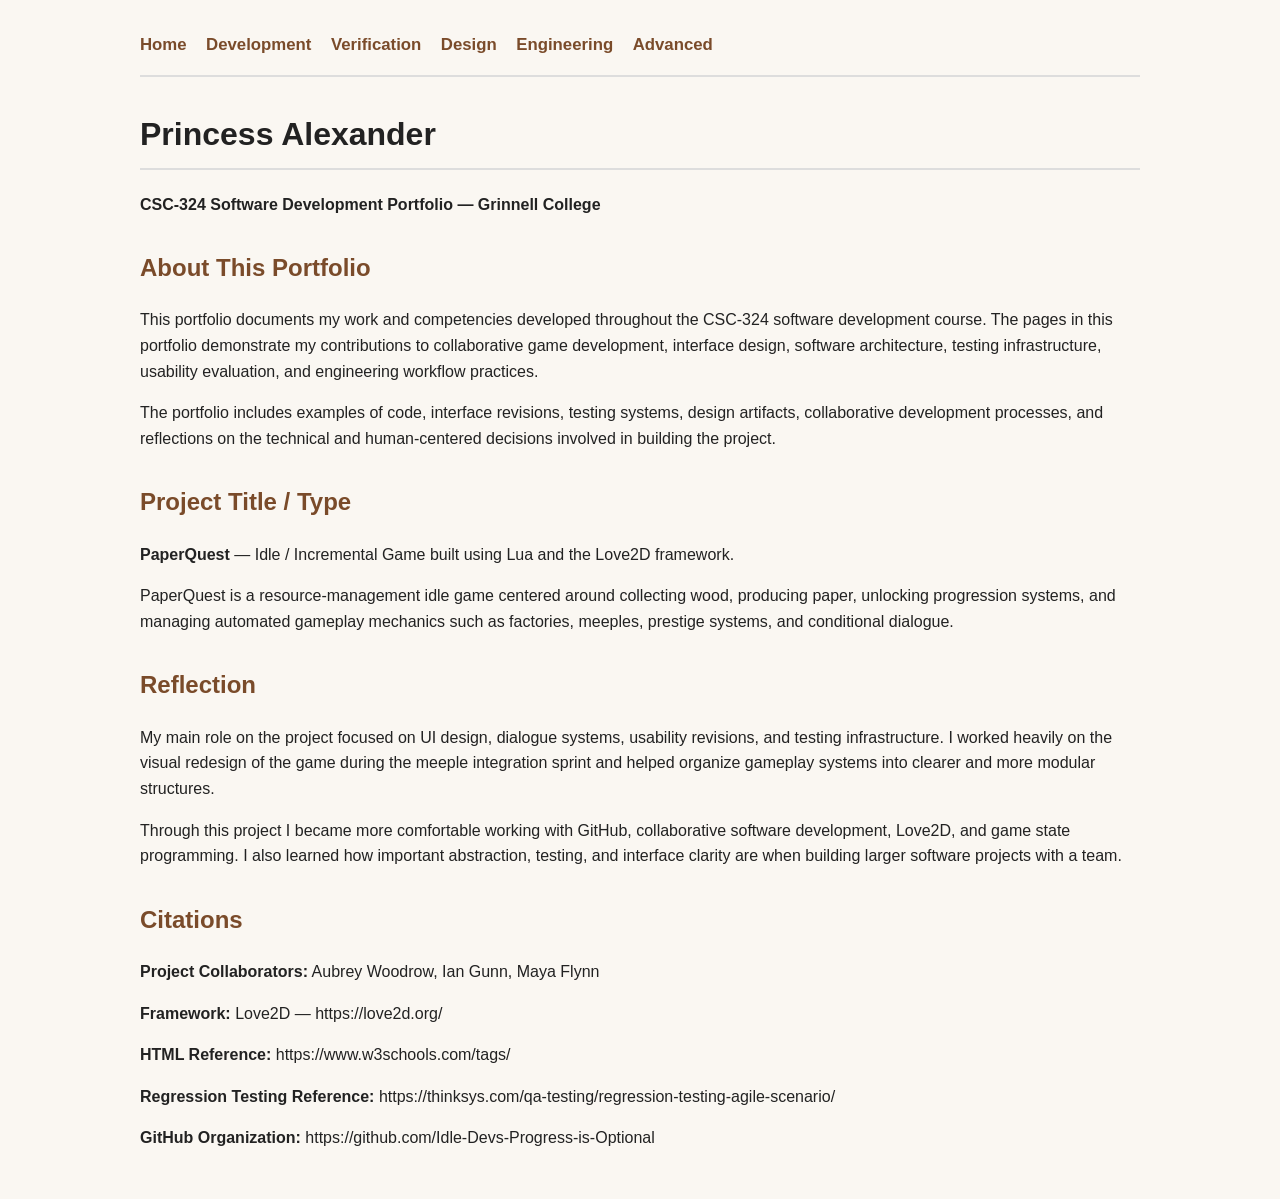
<file: index.html>
<!DOCTYPE html>
<html>
<head>
  <title>Princess Alexander | Portfolio</title>
  <link rel="stylesheet" href="style.css">
</head>

<body>

<nav>
  <a href="index.html">Home</a>
  <a href="development.html">Development</a>
  <a href="verification.html">Verification</a>
  <a href="design.html">Design</a>
  <a href="engineering.html">Engineering</a>
  <a href="advanced.html">Advanced</a>
</nav>

<h1>Princess Alexander</h1>

<p><strong>CSC-324 Software Development Portfolio — Grinnell College</strong></p>

<section>
  <h2>About This Portfolio</h2>

  <p>
    This portfolio documents my work and competencies developed throughout the
    CSC-324 software development course. The pages in this portfolio demonstrate
    my contributions to collaborative game development, interface design,
    software architecture, testing infrastructure, usability evaluation,
    and engineering workflow practices.
  </p>

  <p>
    The portfolio includes examples of code, interface revisions, testing systems,
    design artifacts, collaborative development processes, and reflections on the
    technical and human-centered decisions involved in building the project.
  </p>
</section>

<section>
  <h2>Project Title / Type</h2>

  <p>
    <strong>PaperQuest</strong> — Idle / Incremental Game built using
    Lua and the Love2D framework.
  </p>

  <p>
    PaperQuest is a resource-management idle game centered around collecting wood,
    producing paper, unlocking progression systems, and managing automated gameplay
    mechanics such as factories, meeples, prestige systems, and conditional dialogue.
  </p>
</section>
  
<section>
  <h2>Reflection</h2>

  <p>
    My main role on the project focused on UI design, dialogue systems,
    usability revisions, and testing infrastructure. I worked heavily on the
    visual redesign of the game during the meeple integration sprint and helped
    organize gameplay systems into clearer and more modular structures.
  </p>

  <p>
    Through this project I became more comfortable working with GitHub,
    collaborative software development, Love2D, and game state programming.
    I also learned how important abstraction, testing, and interface clarity
    are when building larger software projects with a team.
  </p>
</section>

<section>
  <h2>Citations</h2>

  <p>
    <strong>Project Collaborators:</strong>
    Aubrey Woodrow, Ian Gunn, Maya Flynn
  </p>

  <p>
    <strong>Framework:</strong>
    Love2D — https://love2d.org/
  </p>

  <p>
    <strong>HTML Reference:</strong>
    https://www.w3schools.com/tags/
  </p>

  <p>
    <strong>Regression Testing Reference:</strong>
    https://thinksys.com/qa-testing/regression-testing-agile-scenario/
  </p>

  <p>
    <strong>GitHub Organization:</strong>
    https://github.com/Idle-Devs-Progress-is-Optional
  </p>
</section>

</body>
</html>
</file>
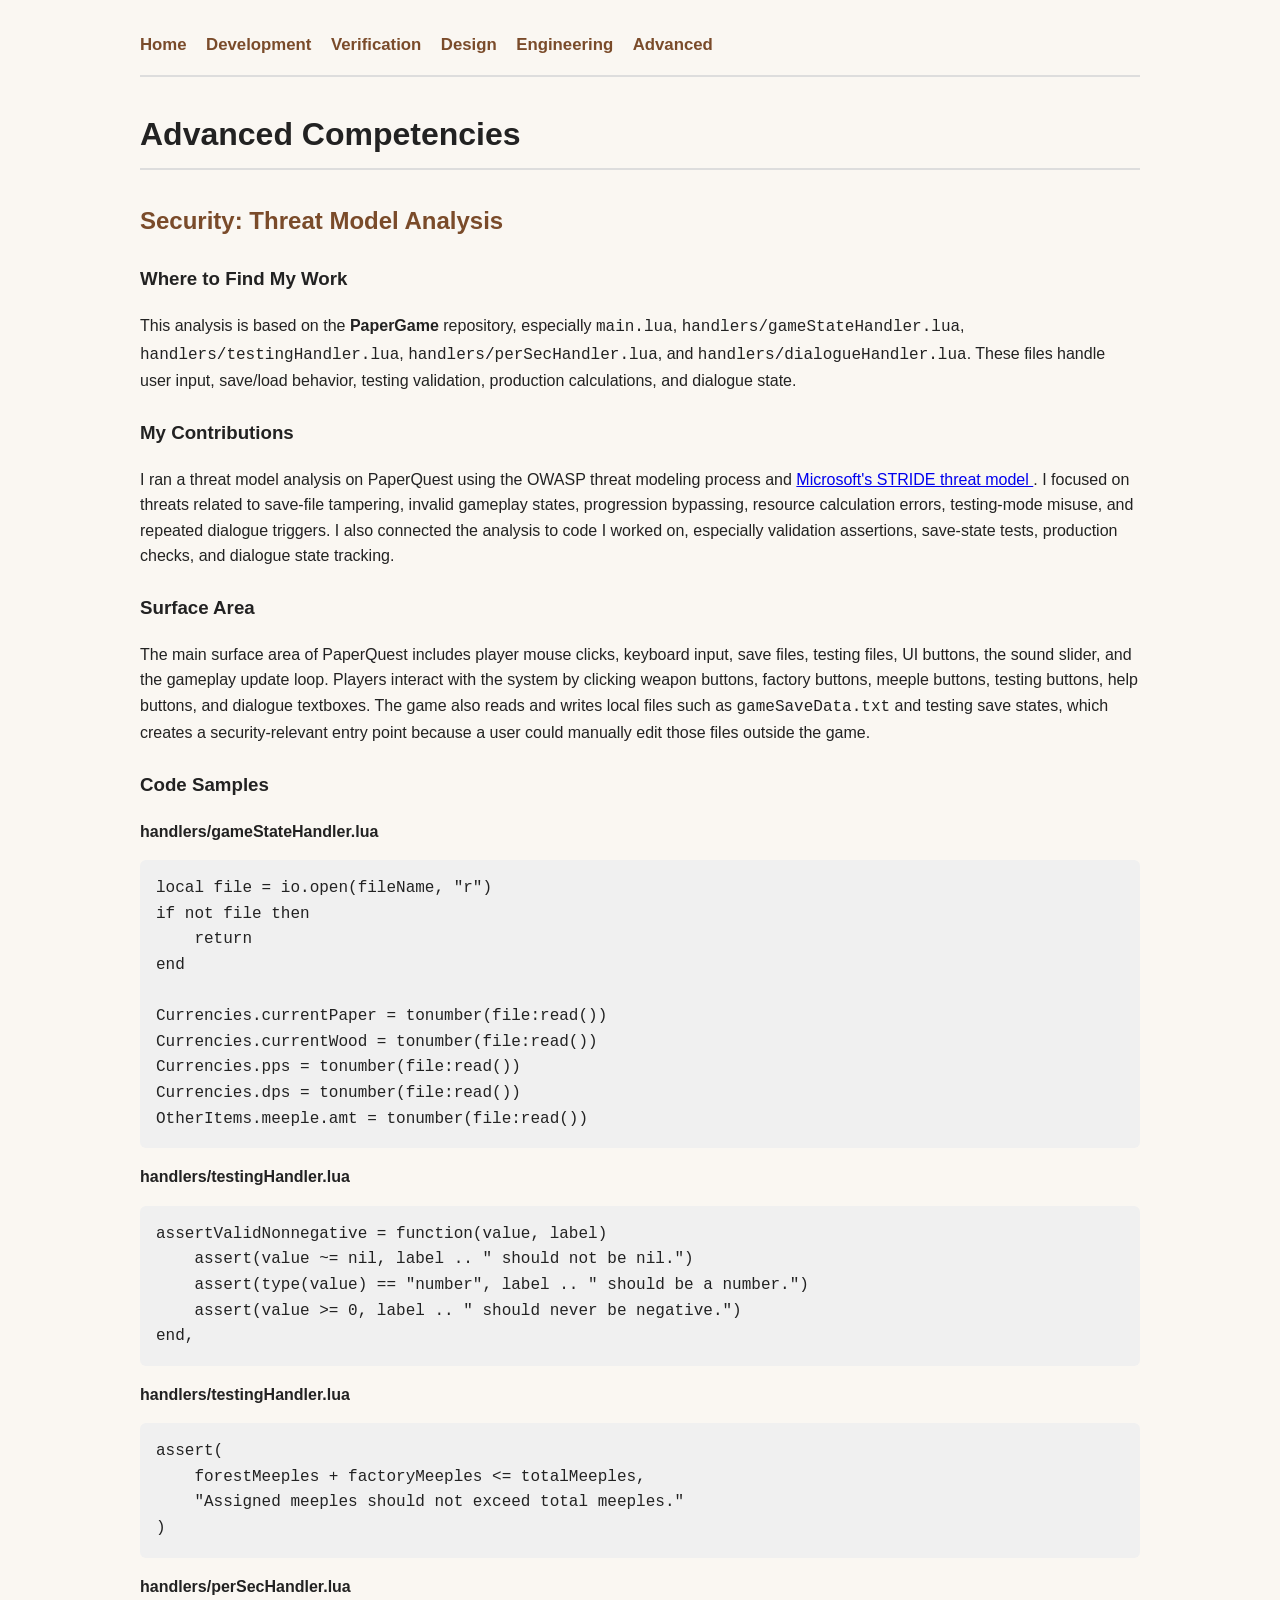
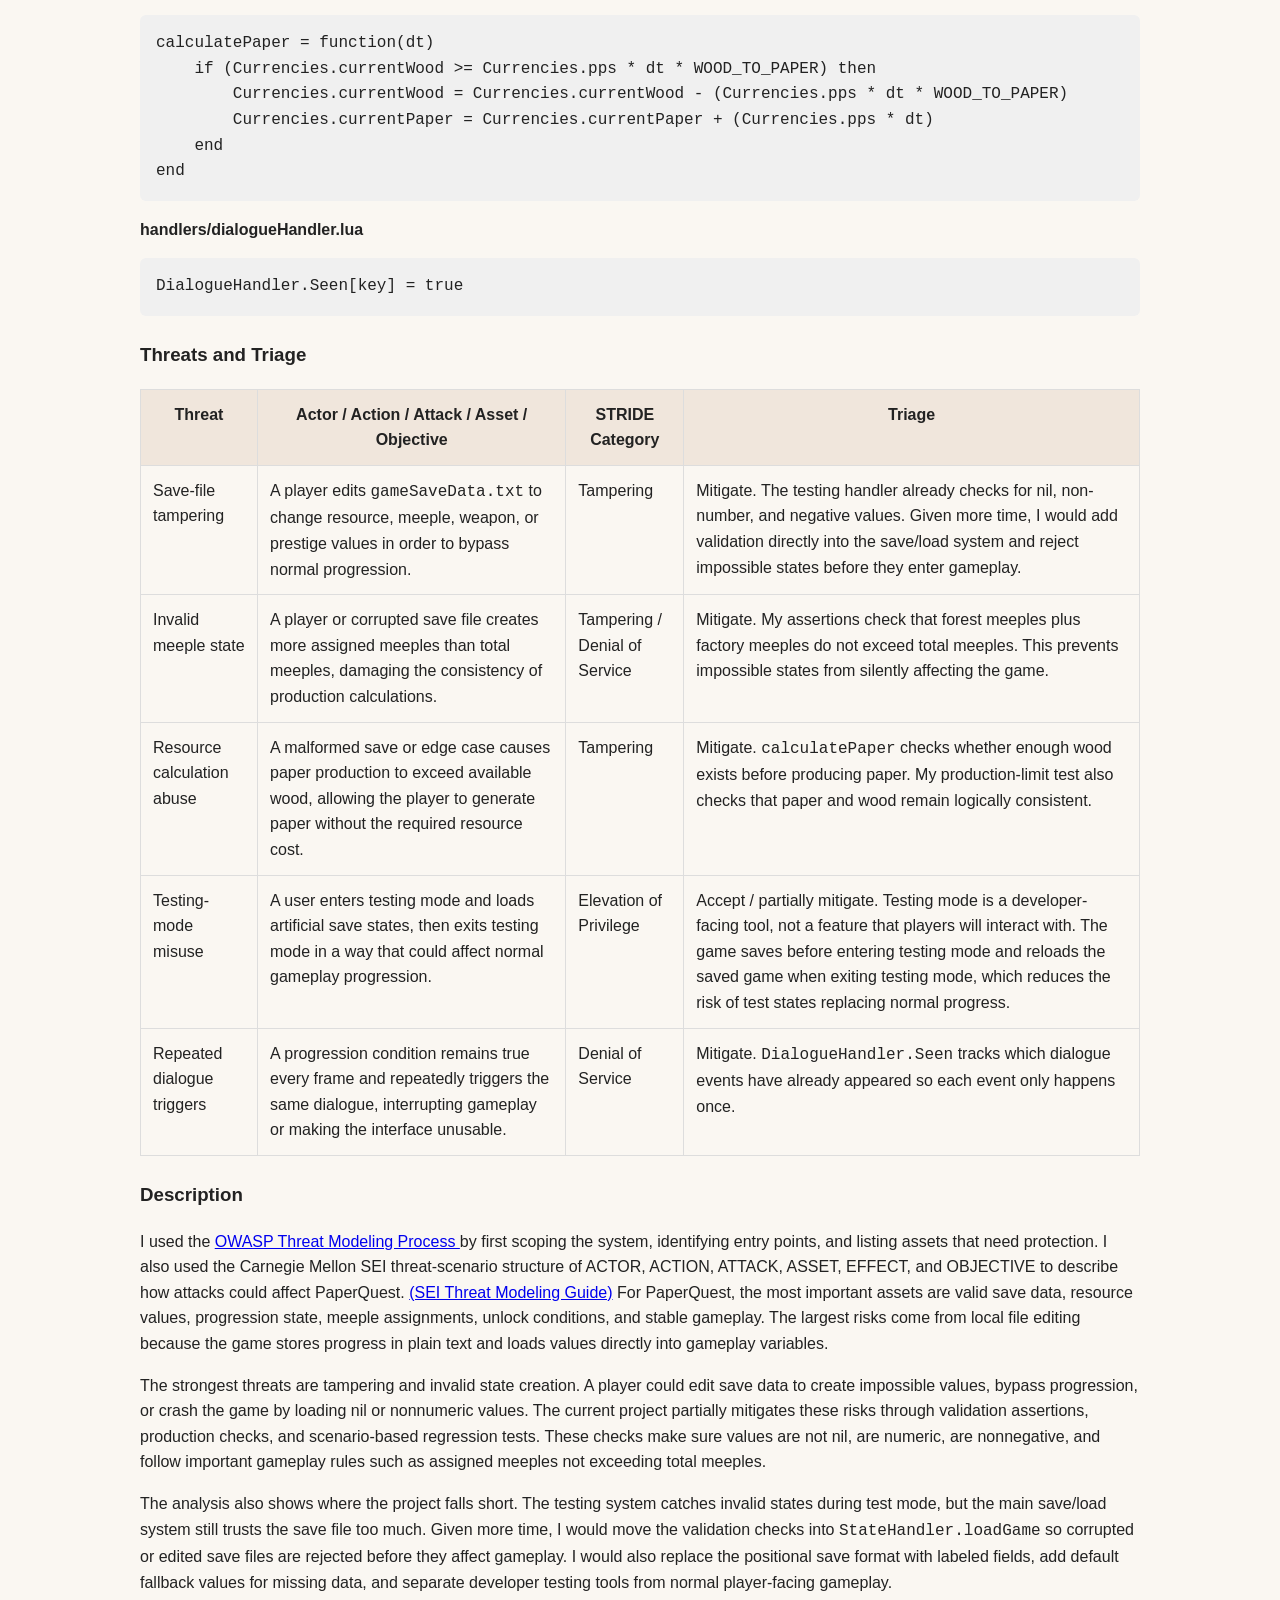
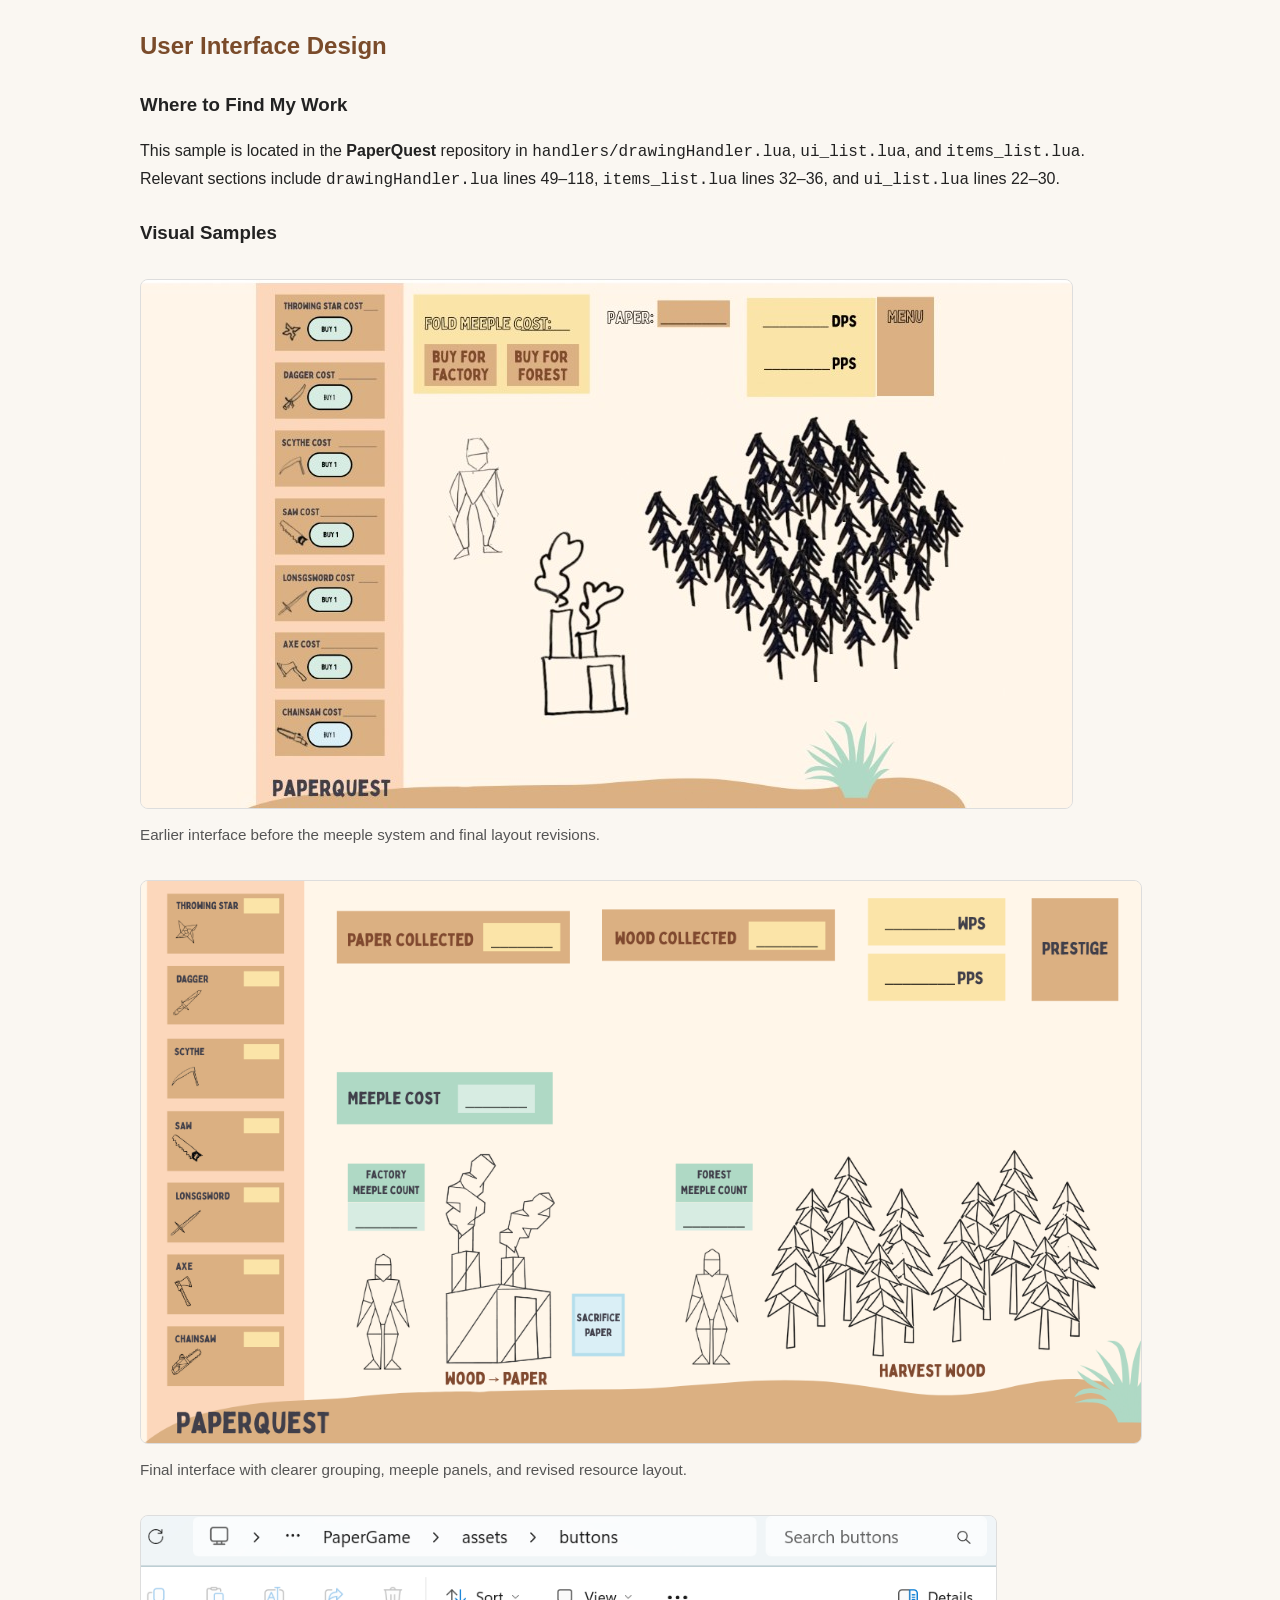
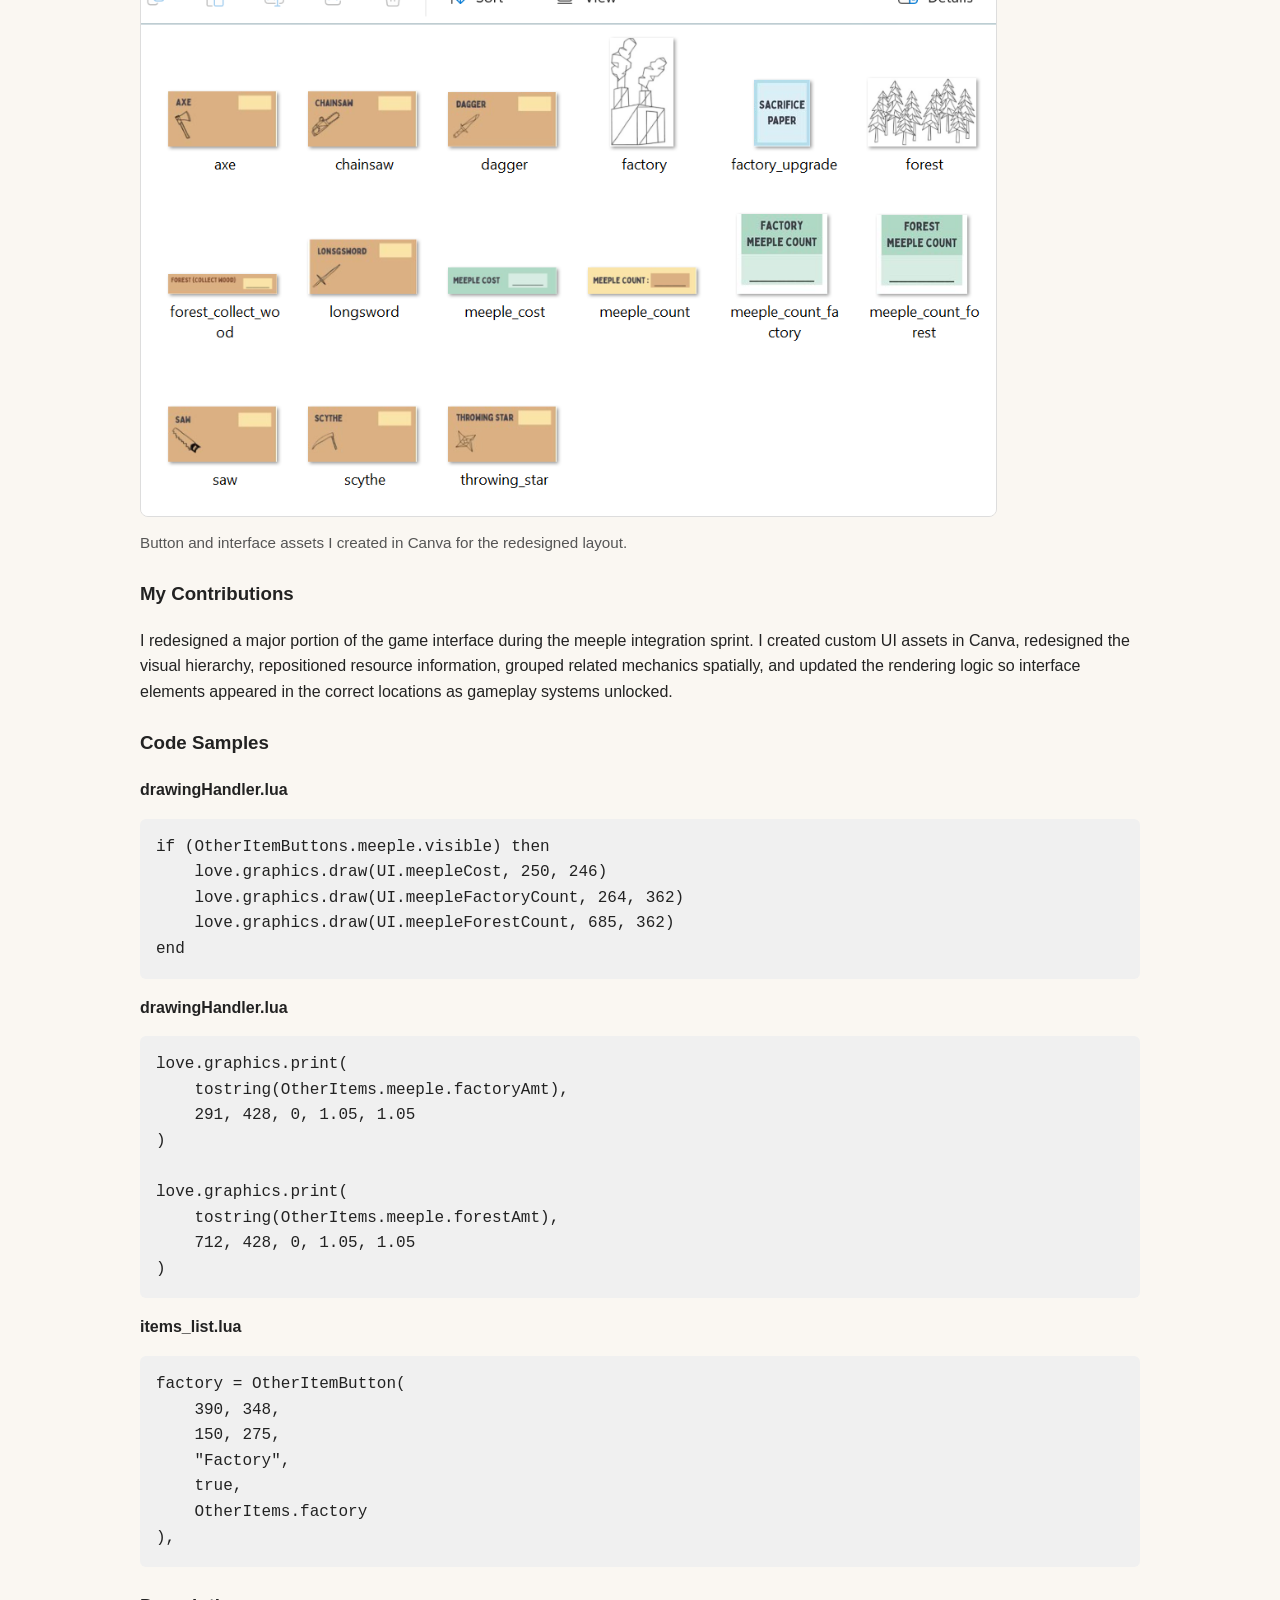
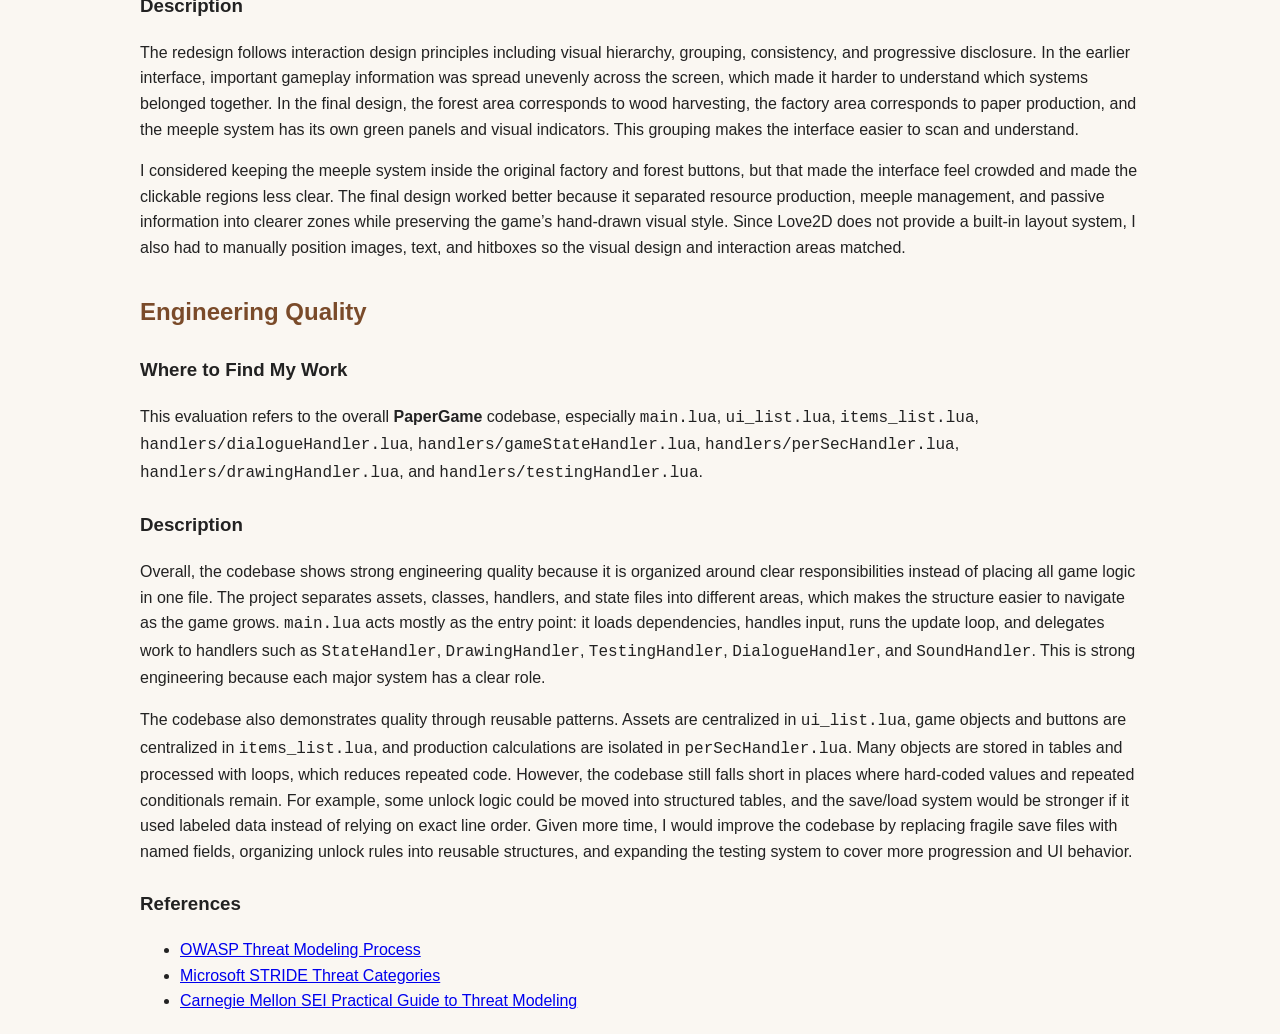
<file: advanced.html>
<!DOCTYPE html>
<html>
<head>
  <title>Advanced</title>
  <link rel="stylesheet" href="style.css">
</head>
<body>

<nav>
  <a href="index.html">Home</a>
  <a href="development.html">Development</a>
  <a href="verification.html">Verification</a>
  <a href="design.html">Design</a>
  <a href="engineering.html">Engineering</a>
  <a href="advanced.html">Advanced</a>
</nav>

<h1>Advanced Competencies</h1>

<section>
  <h2>Security: Threat Model Analysis</h2>

  <h3>Where to Find My Work</h3>
  <p>
    This analysis is based on the <strong>PaperGame</strong> repository, especially
    <code>main.lua</code>, <code>handlers/gameStateHandler.lua</code>,
    <code>handlers/testingHandler.lua</code>, <code>handlers/perSecHandler.lua</code>,
    and <code>handlers/dialogueHandler.lua</code>. These files handle user input,
    save/load behavior, testing validation, production calculations, and dialogue state.
  </p>

  <h3>My Contributions</h3>
  <p>
    I ran a threat model analysis on PaperQuest using the OWASP threat modeling process
    and <a href="https://learn.microsoft.com/en-us/azure/security/develop/threat-modeling-tool-threats" target="_blank">
    Microsoft's STRIDE threat model </a>. I focused on threats related to save-file tampering, invalid
    gameplay states, progression bypassing, resource calculation errors, testing-mode
    misuse, and repeated dialogue triggers. I also connected the analysis to code I worked
    on, especially validation assertions, save-state tests, production checks, and dialogue
    state tracking.
  </p>

  <h3>Surface Area</h3>
  <p>
    The main surface area of PaperQuest includes player mouse clicks, keyboard input,
    save files, testing files, UI buttons, the sound slider, and the gameplay update loop.
    Players interact with the system by clicking weapon buttons, factory buttons, meeple
    buttons, testing buttons, help buttons, and dialogue textboxes. The game also reads
    and writes local files such as <code>gameSaveData.txt</code> and testing save states,
    which creates a security-relevant entry point because a user could manually edit those
    files outside the game.
  </p>

  <h3>Code Samples</h3>

  <p><strong>handlers/gameStateHandler.lua</strong></p>
  <pre><code>local file = io.open(fileName, "r")
if not file then
    return
end

Currencies.currentPaper = tonumber(file:read())
Currencies.currentWood = tonumber(file:read())
Currencies.pps = tonumber(file:read())
Currencies.dps = tonumber(file:read())
OtherItems.meeple.amt = tonumber(file:read())</code></pre>

  <p><strong>handlers/testingHandler.lua</strong></p>
  <pre><code>assertValidNonnegative = function(value, label)
    assert(value ~= nil, label .. " should not be nil.")
    assert(type(value) == "number", label .. " should be a number.")
    assert(value >= 0, label .. " should never be negative.")
end,</code></pre>

  <p><strong>handlers/testingHandler.lua</strong></p>
  <pre><code>assert(
    forestMeeples + factoryMeeples <= totalMeeples,
    "Assigned meeples should not exceed total meeples."
)</code></pre>

  <p><strong>handlers/perSecHandler.lua</strong></p>
  <pre><code>calculatePaper = function(dt)
    if (Currencies.currentWood >= Currencies.pps * dt * WOOD_TO_PAPER) then
        Currencies.currentWood = Currencies.currentWood - (Currencies.pps * dt * WOOD_TO_PAPER)
        Currencies.currentPaper = Currencies.currentPaper + (Currencies.pps * dt)
    end
end</code></pre>

  <p><strong>handlers/dialogueHandler.lua</strong></p>
  <pre><code>DialogueHandler.Seen[key] = true</code></pre>

  <h3>Threats and Triage</h3>

  <table>
    <tr>
      <th>Threat</th>
      <th>Actor / Action / Attack / Asset / Objective</th>
      <th>STRIDE Category</th>
      <th>Triage</th>
    </tr>

    <tr>
      <td>Save-file tampering</td>
      <td>
        A player edits <code>gameSaveData.txt</code> to change resource, meeple, weapon,
        or prestige values in order to bypass normal progression.
      </td>
      <td>Tampering</td>
      <td>
        Mitigate. The testing handler already checks for nil, non-number, and negative
        values. Given more time, I would add validation directly into the save/load system
        and reject impossible states before they enter gameplay.
      </td>
    </tr>

    <tr>
      <td>Invalid meeple state</td>
      <td>
        A player or corrupted save file creates more assigned meeples than total meeples,
        damaging the consistency of production calculations.
      </td>
      <td>Tampering / Denial of Service</td>
      <td>
        Mitigate. My assertions check that forest meeples plus factory meeples do not
        exceed total meeples. This prevents impossible states from silently affecting
        the game.
      </td>
    </tr>

    <tr>
      <td>Resource calculation abuse</td>
      <td>
        A malformed save or edge case causes paper production to exceed available wood,
        allowing the player to generate paper without the required resource cost.
      </td>
      <td>Tampering</td>
      <td>
        Mitigate. <code>calculatePaper</code> checks whether enough wood exists before
        producing paper. My production-limit test also checks that paper and wood remain
        logically consistent.
      </td>
    </tr>

    <tr>
      <td>Testing-mode misuse</td>
      <td>
        A user enters testing mode and loads artificial save states, then exits testing
        mode in a way that could affect normal gameplay progression.
      </td>
      <td>Elevation of Privilege</td>
      <td>
        Accept / partially mitigate. Testing mode is a developer-facing tool, not a feature
        that players will interact with. The game saves before entering testing mode and reloads
        the saved game when exiting testing mode, which reduces the risk of test states
        replacing normal progress.
      </td>
    </tr>

    <tr>
      <td>Repeated dialogue triggers</td>
      <td>
        A progression condition remains true every frame and repeatedly triggers the same
        dialogue, interrupting gameplay or making the interface unusable.
      </td>
      <td>Denial of Service</td>
      <td>
        Mitigate. <code>DialogueHandler.Seen</code> tracks which dialogue events have
        already appeared so each event only happens once.
      </td>
    </tr>
  </table>

  <h3>Description</h3>
  <p>
    I used the <a href="https://owasp.org/www-community/Threat_Modeling_Process" target="_blank">
    OWASP Threat Modeling Process </a> by first scoping the system, identifying entry points, and 
    listing assets that need protection. I also used the Carnegie Mellon SEI threat-scenario structure of 
    ACTOR, ACTION, ATTACK, ASSET, EFFECT, and OBJECTIVE to describe how attacks could affect PaperQuest.
    <a href="https://www.sei.cmu.edu/blog/stop-imagining-threats-start-mitigating-them-a-practical-guide-to-threat-modeling/" target="_blank">
      (SEI Threat Modeling Guide)</a> 
    For PaperQuest, the most important assets are valid save data, resource values, progression state, 
    meeple assignments, unlock conditions, and stable gameplay. The largest risks come from local file 
    editing because the game stores progress in plain text and loads values directly into gameplay variables.
  </p>

  <p>
    The strongest threats are tampering and invalid state creation. A player could edit
    save data to create impossible values, bypass progression, or crash the game by
    loading nil or nonnumeric values. The current project partially mitigates these
    risks through validation assertions, production checks, and scenario-based regression
    tests. These checks make sure values are not nil, are numeric, are nonnegative, and
    follow important gameplay rules such as assigned meeples not exceeding total meeples.
  </p>

  <p>
    The analysis also shows where the project falls short. The testing system catches
    invalid states during test mode, but the main save/load system still trusts the save
    file too much. Given more time, I would move the validation checks into
    <code>StateHandler.loadGame</code> so corrupted or edited save files are rejected
    before they affect gameplay. I would also replace the positional save format with
    labeled fields, add default fallback values for missing data, and separate developer
    testing tools from normal player-facing gameplay.
  </p>
</section>

<section>
  <h2>User Interface Design</h2>

  <h3>Where to Find My Work</h3>
  <p>
    This sample is located in the <strong>PaperQuest</strong> repository in
    <code>handlers/drawingHandler.lua</code>, <code>ui_list.lua</code>, and
    <code>items_list.lua</code>. Relevant sections include
    <code>drawingHandler.lua</code> lines 49–118,
    <code>items_list.lua</code> lines 32–36, and
    <code>ui_list.lua</code> lines 22–30.
  </p>

  <h3>Visual Samples</h3>

  <figure>
    <img src="images/early-ui.png" alt="Early sprint UI layout">
    <figcaption>Earlier interface before the meeple system and final layout revisions.</figcaption>
  </figure>

  <figure>
    <img src="images/final-ui.png" alt="Final UI redesign">
    <figcaption>Final interface with clearer grouping, meeple panels, and revised resource layout.</figcaption>
  </figure>

  <figure>
    <img src="images/asset_buttons.png" alt="Canva UI button assets">
    <figcaption>Button and interface assets I created in Canva for the redesigned layout.</figcaption>
  </figure>

  <h3>My Contributions</h3>
  <p>
    I redesigned a major portion of the game interface during the meeple integration
    sprint. I created custom UI assets in Canva, redesigned the visual hierarchy,
    repositioned resource information, grouped related mechanics spatially, and
    updated the rendering logic so interface elements appeared in the correct
    locations as gameplay systems unlocked.
  </p>

  <h3>Code Samples</h3>

  <p><strong>drawingHandler.lua</strong></p>
  <pre><code>if (OtherItemButtons.meeple.visible) then
    love.graphics.draw(UI.meepleCost, 250, 246)
    love.graphics.draw(UI.meepleFactoryCount, 264, 362)
    love.graphics.draw(UI.meepleForestCount, 685, 362)
end</code></pre>

  <p><strong>drawingHandler.lua</strong></p>
  <pre><code>love.graphics.print(
    tostring(OtherItems.meeple.factoryAmt),
    291, 428, 0, 1.05, 1.05
)

love.graphics.print(
    tostring(OtherItems.meeple.forestAmt),
    712, 428, 0, 1.05, 1.05
)</code></pre>

  <p><strong>items_list.lua</strong></p>
  <pre><code>factory = OtherItemButton(
    390, 348,
    150, 275,
    "Factory",
    true,
    OtherItems.factory
),</code></pre>

  <h3>Description</h3>
  <p>
    The redesign follows interaction design principles including visual hierarchy,
    grouping, consistency, and progressive disclosure. In the earlier interface,
    important gameplay information was spread unevenly across the screen, which made
    it harder to understand which systems belonged together. In the final design,
    the forest area corresponds to wood harvesting, the factory area corresponds to
    paper production, and the meeple system has its own green panels and visual
    indicators. This grouping makes the interface easier to scan and understand.
  </p>

  <p>
    I considered keeping the meeple system inside the original factory and forest
    buttons, but that made the interface feel crowded and made the clickable regions
    less clear. The final design worked better because it separated resource
    production, meeple management, and passive information into clearer zones while
    preserving the game’s hand-drawn visual style. Since Love2D does not provide a
    built-in layout system, I also had to manually position images, text, and hitboxes
    so the visual design and interaction areas matched.
  </p>
</section>

<section>
  <h2>Engineering Quality</h2>

  <h3>Where to Find My Work</h3>
  <p>
    This evaluation refers to the overall <strong>PaperGame</strong> codebase,
    especially <code>main.lua</code>, <code>ui_list.lua</code>,
    <code>items_list.lua</code>, <code>handlers/dialogueHandler.lua</code>,
    <code>handlers/gameStateHandler.lua</code>,
    <code>handlers/perSecHandler.lua</code>,
    <code>handlers/drawingHandler.lua</code>, and
    <code>handlers/testingHandler.lua</code>.
  </p>

  <h3>Description</h3>
  <p>
    Overall, the codebase shows strong engineering quality because it is organized
    around clear responsibilities instead of placing all game logic in one file.
    The project separates assets, classes, handlers, and state files into different
    areas, which makes the structure easier to navigate as the game grows.
    <code>main.lua</code> acts mostly as the entry point: it loads dependencies,
    handles input, runs the update loop, and delegates work to handlers such as
    <code>StateHandler</code>, <code>DrawingHandler</code>,
    <code>TestingHandler</code>, <code>DialogueHandler</code>, and
    <code>SoundHandler</code>. This is strong engineering because each major system
    has a clear role.
  </p>

  <p>
    The codebase also demonstrates quality through reusable patterns. Assets are
    centralized in <code>ui_list.lua</code>, game objects and buttons are centralized
    in <code>items_list.lua</code>, and production calculations are isolated in
    <code>perSecHandler.lua</code>. Many objects are stored in tables and processed
    with loops, which reduces repeated code. However, the codebase still falls short
    in places where hard-coded values and repeated conditionals remain. For example,
    some unlock logic could be moved into structured tables, and the save/load system
    would be stronger if it used labeled data instead of relying on exact line order.
    Given more time, I would improve the codebase by replacing fragile save files
    with named fields, organizing unlock rules into reusable structures, and expanding
    the testing system to cover more progression and UI behavior.
  </p>
</section>

<h3>References</h3>

<ul>
  <li>
    <a href="https://owasp.org/www-community/Threat_Modeling_Process" target="_blank">
      OWASP Threat Modeling Process
    </a>
  </li>

  <li>
    <a href="https://learn.microsoft.com/en-us/azure/security/develop/threat-modeling-tool-threats" target="_blank">
      Microsoft STRIDE Threat Categories
    </a>
  </li>

  <li>
    <a href="https://www.sei.cmu.edu/blog/stop-imagining-threats-start-mitigating-them-a-practical-guide-to-threat-modeling/" target="_blank">
      Carnegie Mellon SEI Practical Guide to Threat Modeling
    </a>
  </li>
</ul>

</body>
</html>
</file>
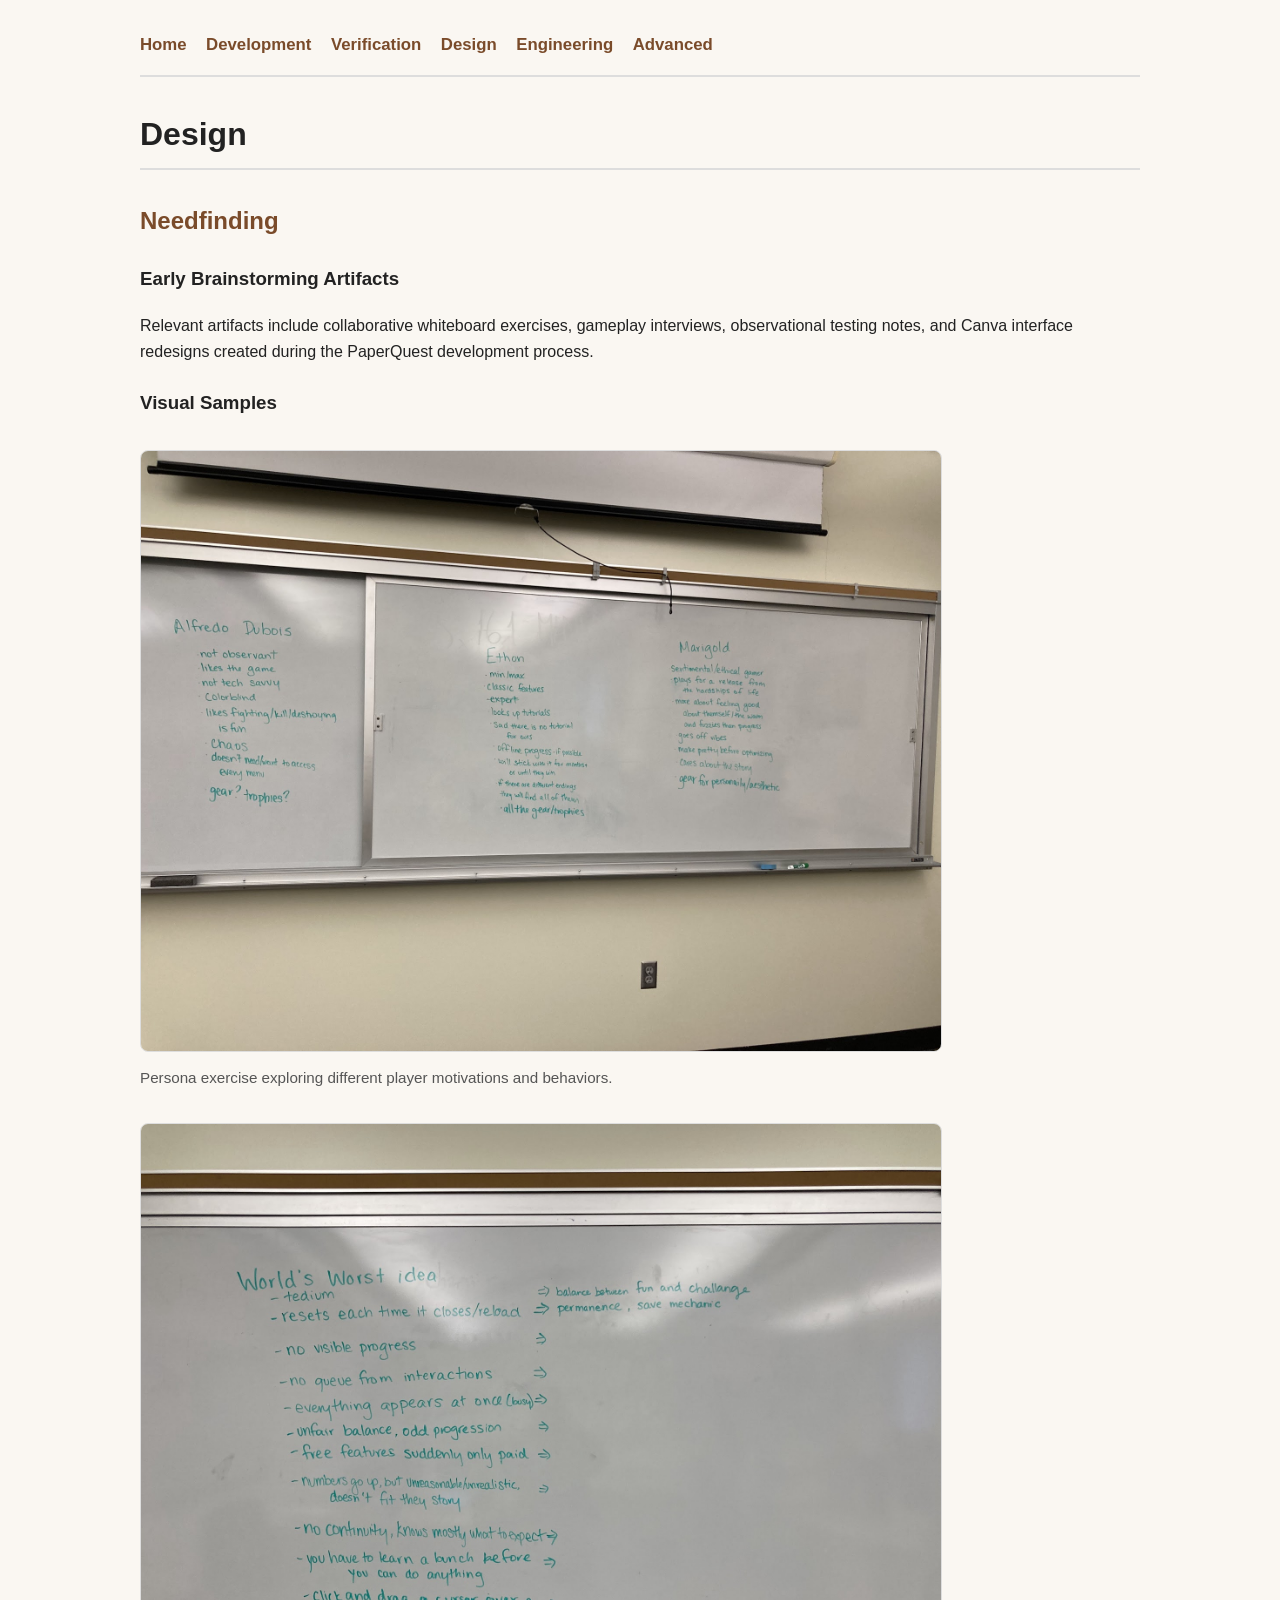
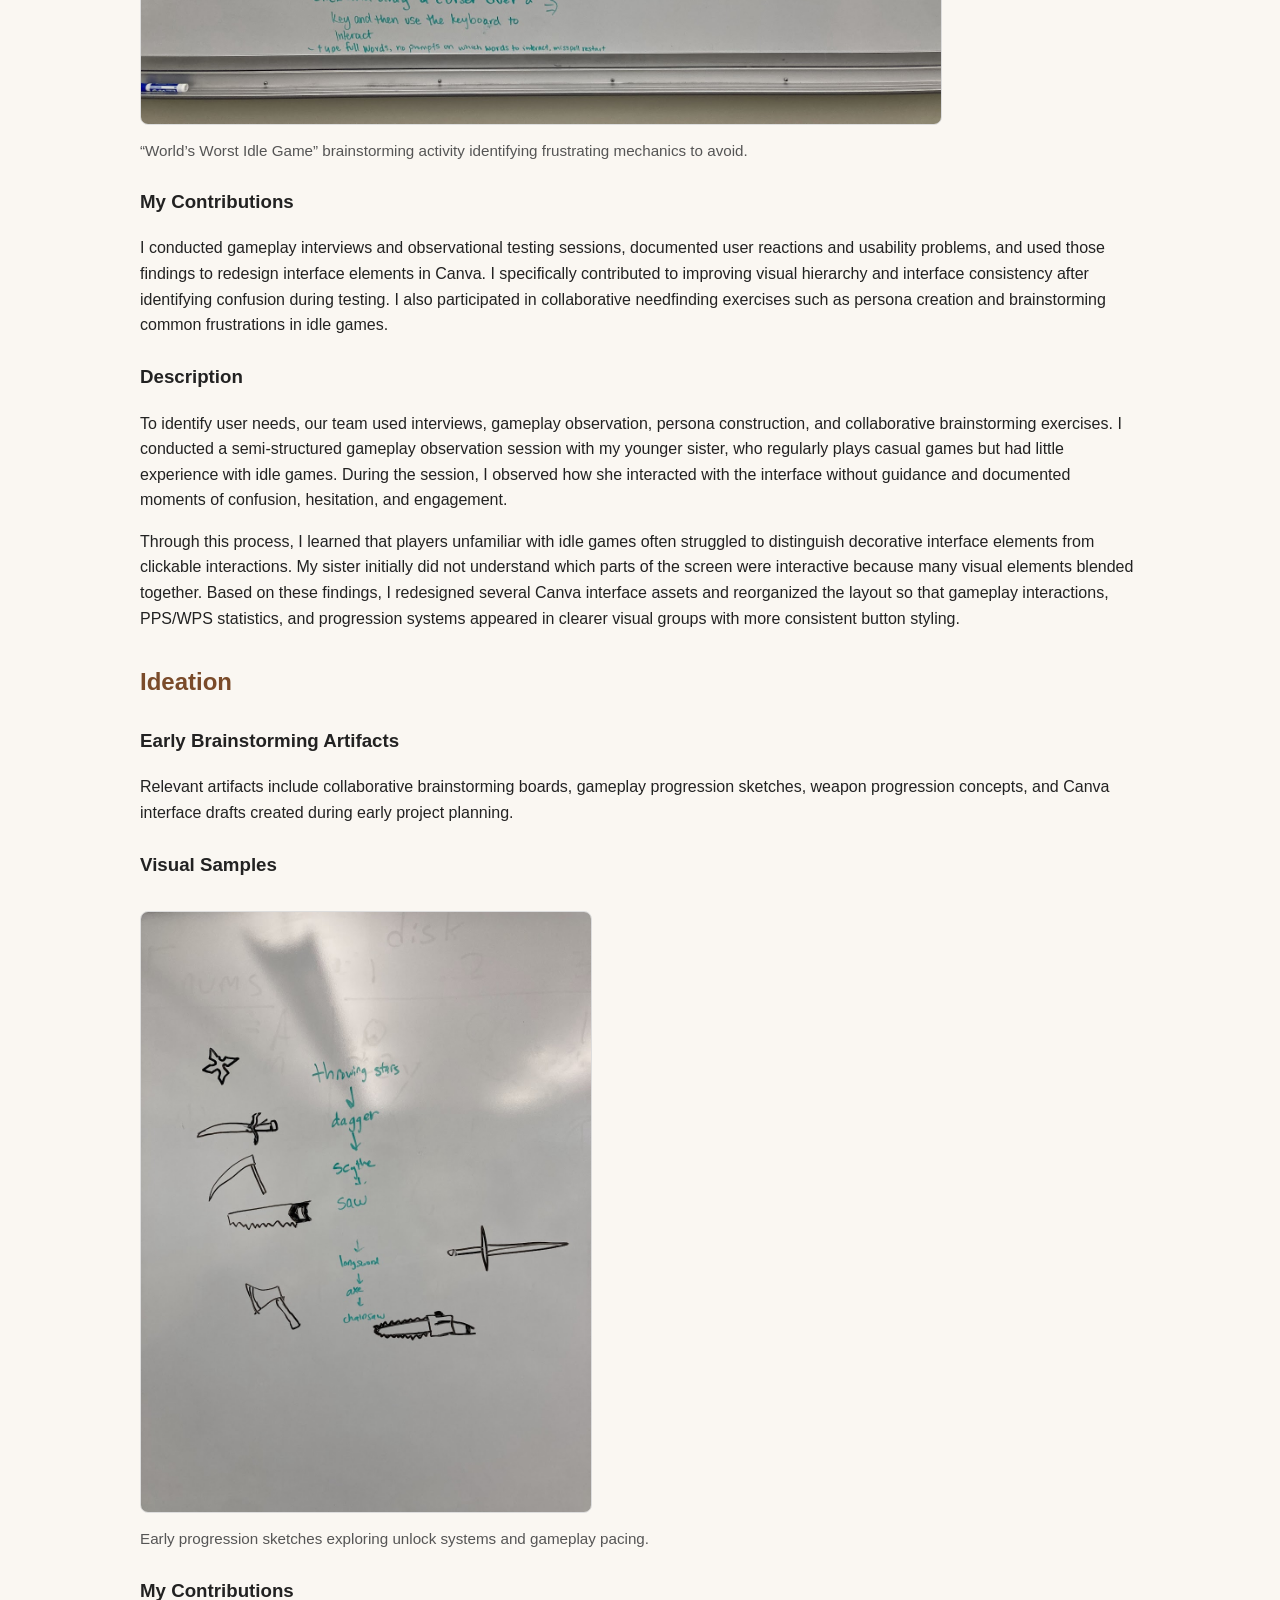
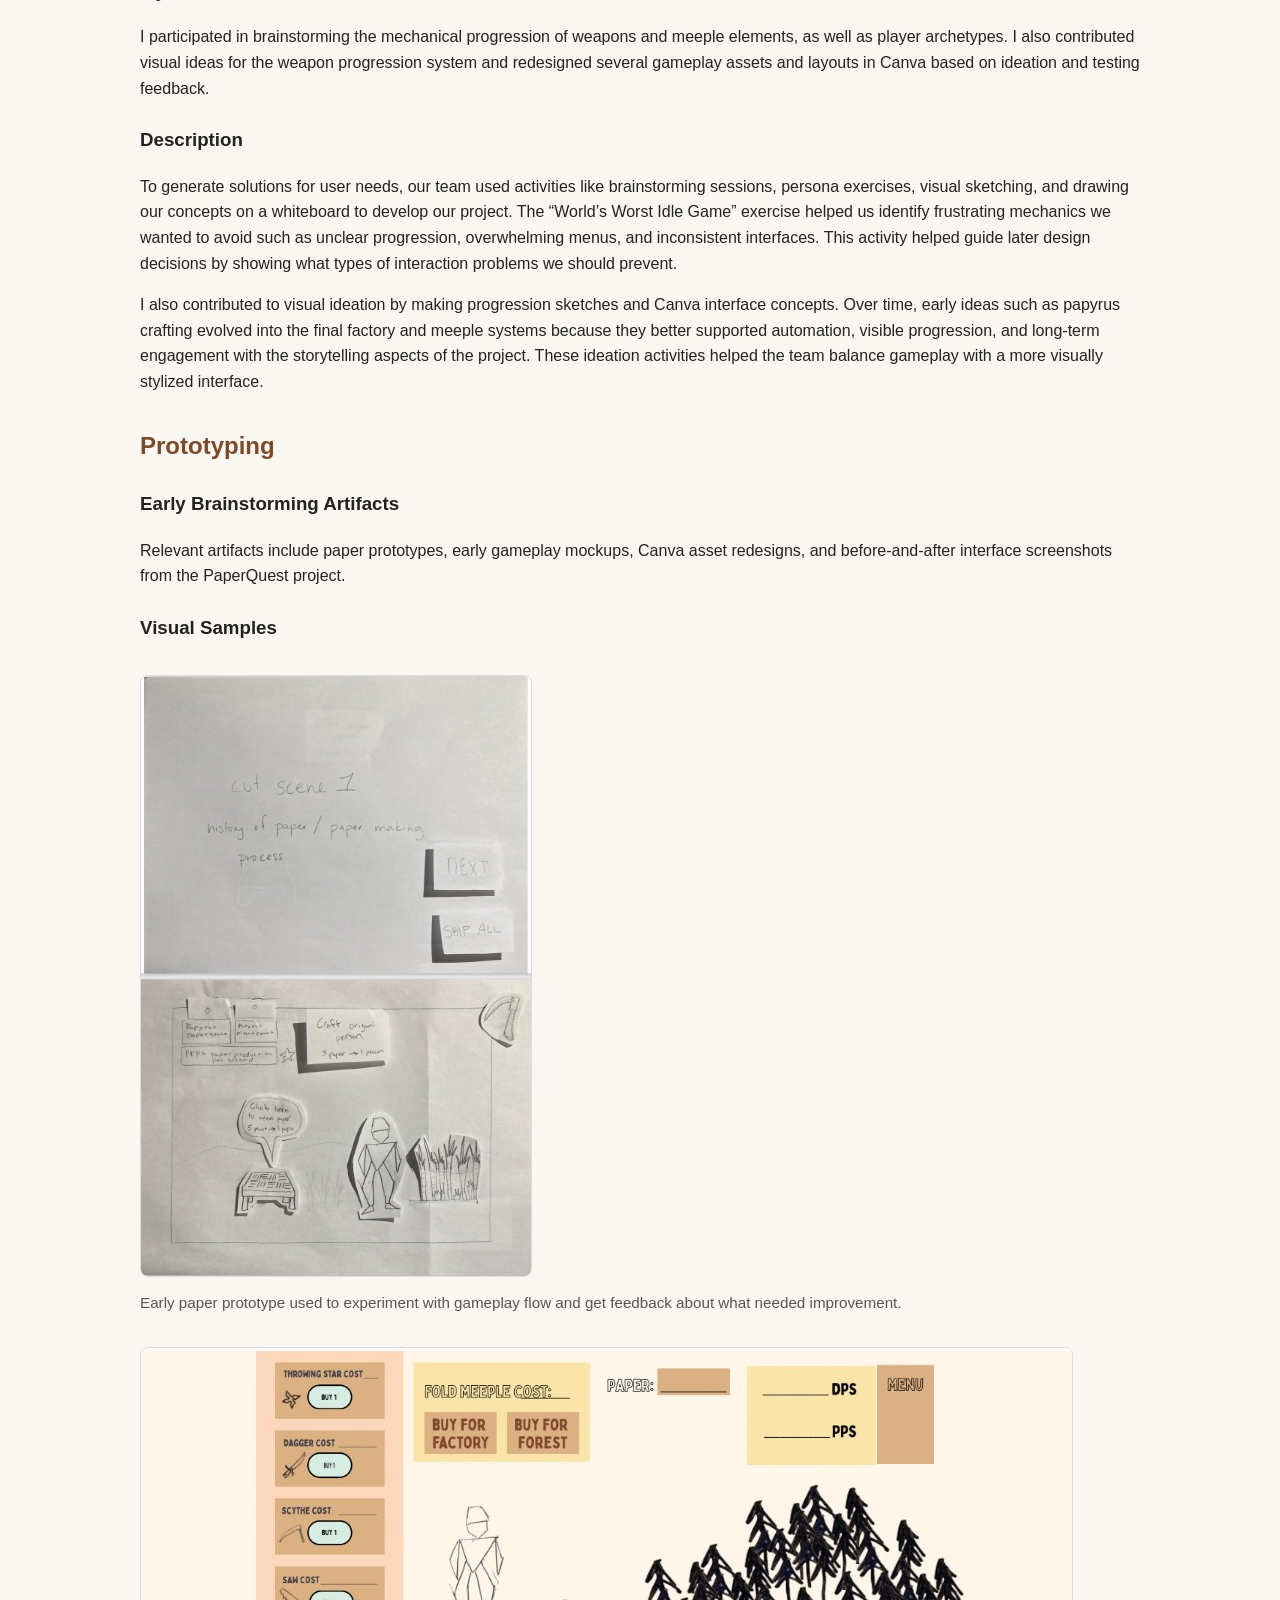
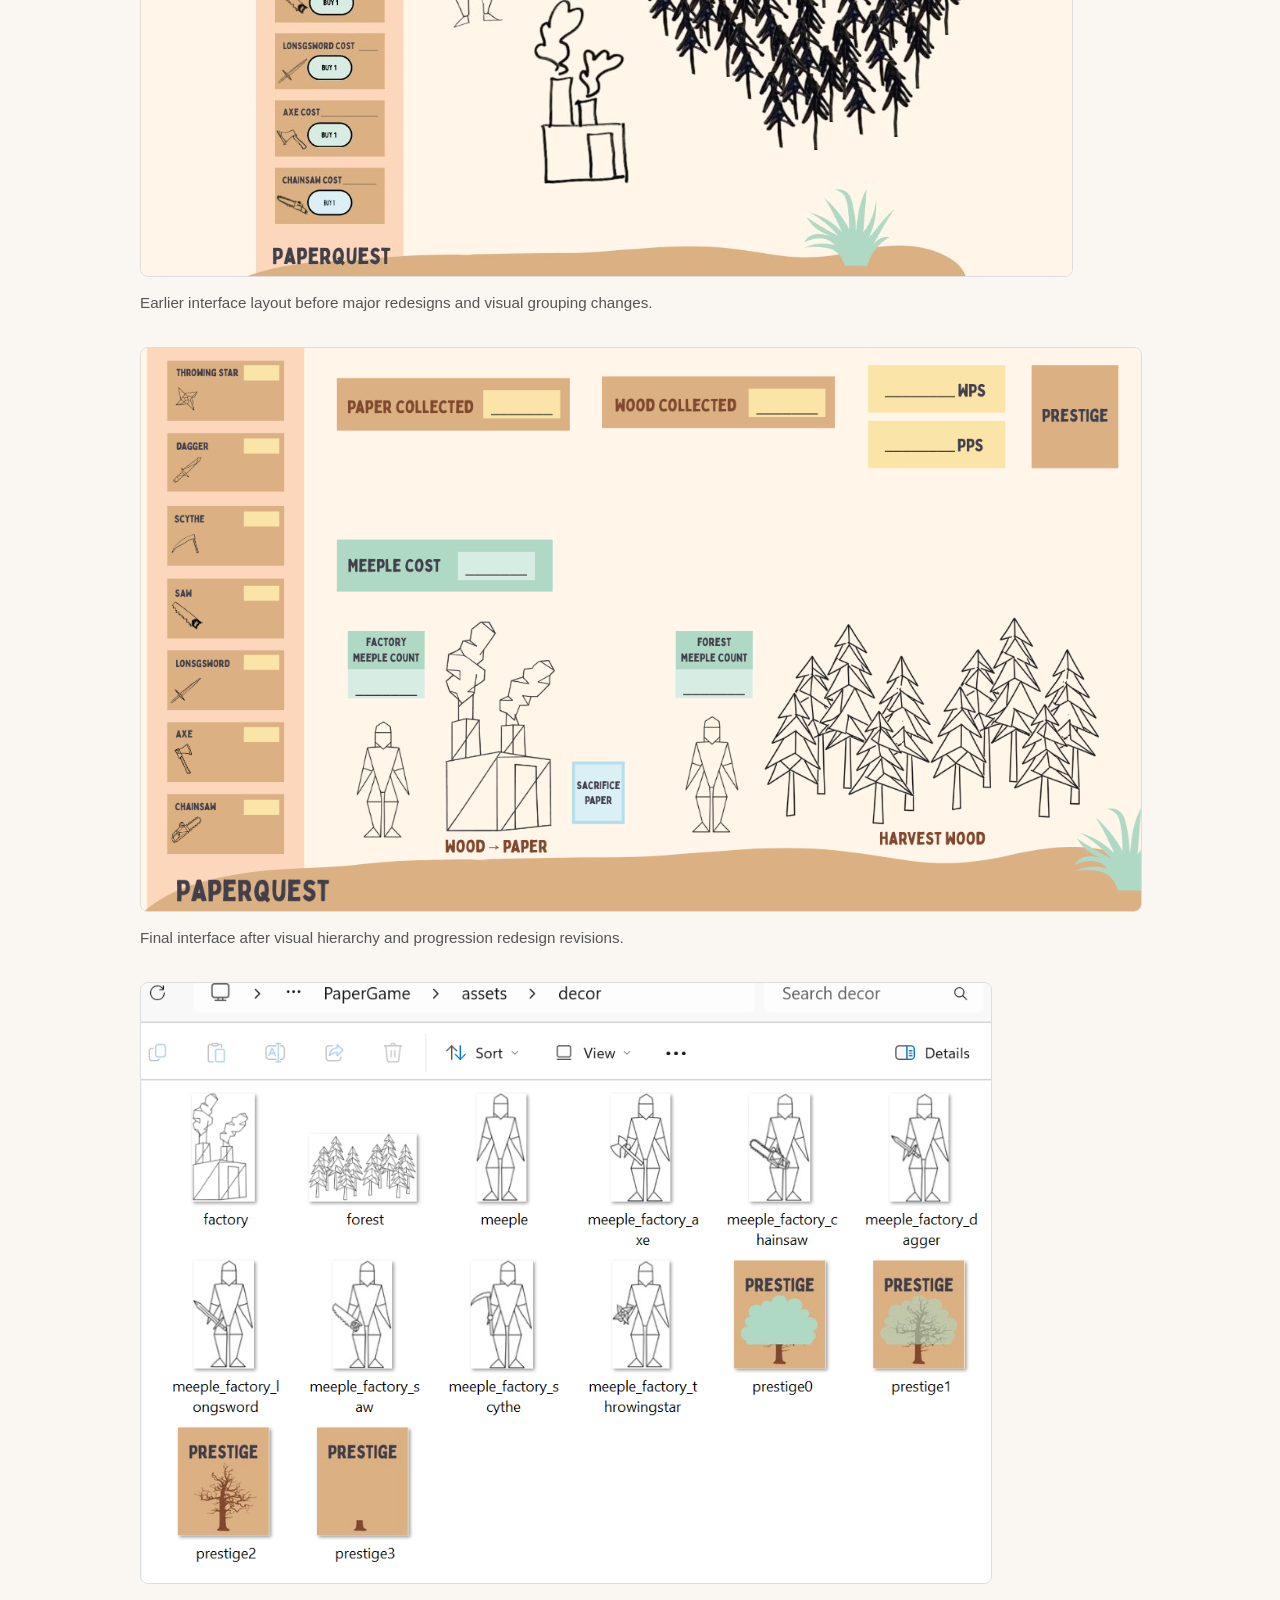
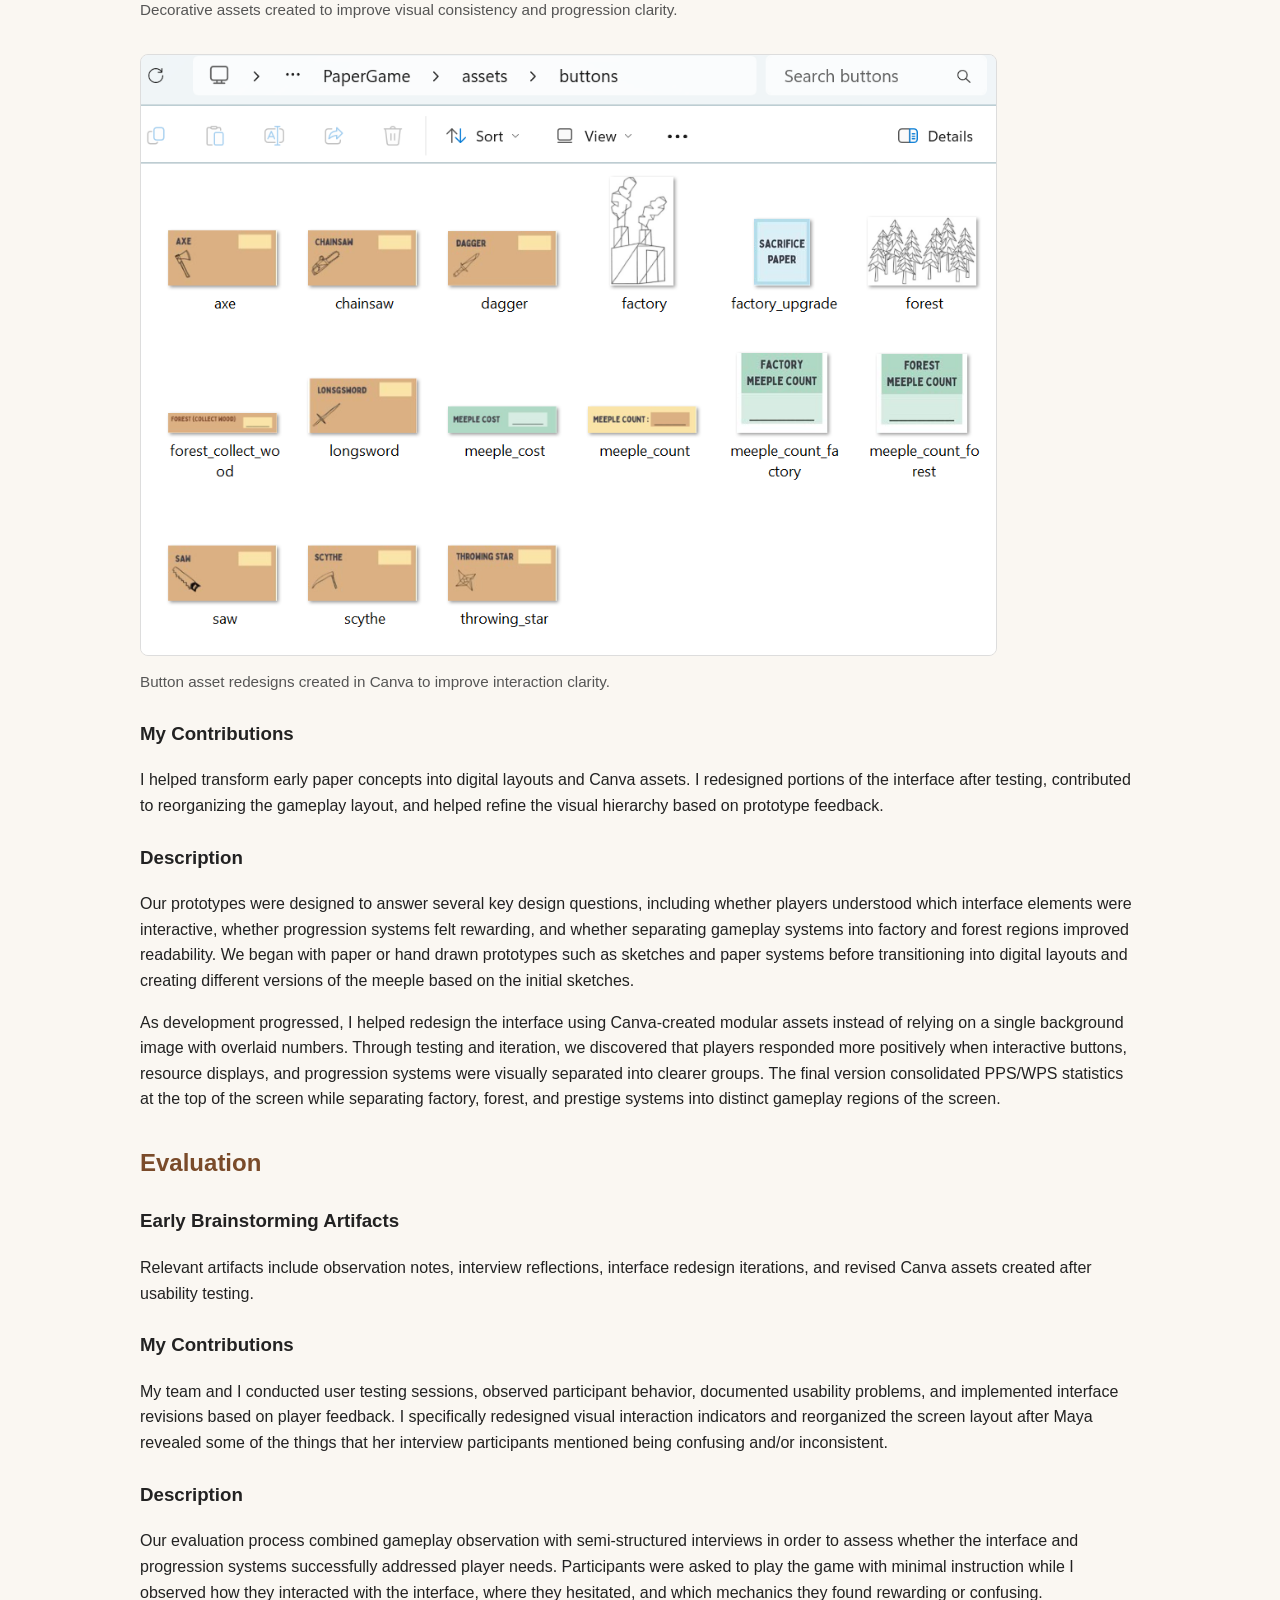
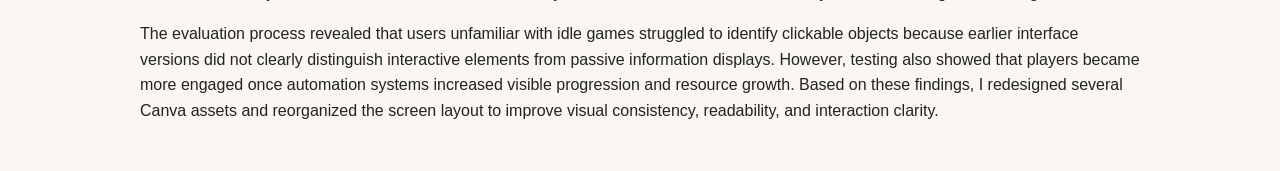
<file: design.html>
<!DOCTYPE html>
<html>
<head>
  <title>Design</title>
  <link rel="stylesheet" href="style.css">
</head>
<body>

<nav>
  <a href="index.html">Home</a>
  <a href="development.html">Development</a>
  <a href="verification.html">Verification</a>
  <a href="design.html">Design</a>
  <a href="engineering.html">Engineering</a>
  <a href="advanced.html">Advanced</a>
</nav>

<h1>Design</h1>

<section>
  <h2>Needfinding</h2>

  <h3>Early Brainstorming Artifacts</h3>
  <p>
  Relevant artifacts include collaborative whiteboard exercises, gameplay interviews,
  observational testing notes, and Canva interface redesigns created during the PaperQuest
  development process.
  </p>

  <h3>Visual Samples</h3>

  <figure>
    <img src="images/personas.png" alt="Persona development whiteboard">
    <figcaption>Persona exercise exploring different player motivations and behaviors.</figcaption>
  </figure>

  <figure>
    <img src="images/worlds_worst_game.png" alt="World's Worst Idle Game whiteboard">
    <figcaption>“World’s Worst Idle Game” brainstorming activity identifying frustrating mechanics to avoid.</figcaption>
  </figure>

  <h3>My Contributions</h3>
  <p>
  I conducted gameplay interviews and observational testing sessions, documented user reactions
  and usability problems, and used those findings to redesign interface elements in Canva.
  I specifically contributed to improving visual hierarchy and interface consistency after identifying 
  confusion during testing. I also participated in collaborative needfinding exercises such as 
  persona creation and brainstorming common frustrations in idle games.
  </p>

  <h3>Description</h3>
  <p>
  To identify user needs, our team used interviews, gameplay observation, persona
  construction, and collaborative brainstorming exercises. I conducted a semi-structured gameplay
  observation session with my younger sister, who regularly plays casual games but had little
  experience with idle games. During the session, I observed how she interacted with the interface
  without guidance and documented moments of confusion, hesitation, and engagement.
  </p>

  <p>
  Through this process, I learned that players unfamiliar with idle games often struggled to
  distinguish decorative interface elements from clickable interactions. My sister initially did
  not understand which parts of the screen were interactive because many visual elements blended
  together. Based on these findings, I redesigned several Canva interface assets and reorganized
  the layout so that gameplay interactions, PPS/WPS statistics, and progression systems appeared
  in clearer visual groups with more consistent button styling.
  </p>
</section>

<section>
  <h2>Ideation</h2>

  <h3>Early Brainstorming Artifacts</h3>
  <p>
  Relevant artifacts include collaborative brainstorming boards, gameplay progression sketches,
  weapon progression concepts, and Canva interface drafts created during early project planning.
  </p>

  <h3>Visual Samples</h3>

  <figure>
    <img src="images/weapon_progression.png" alt="Weapon progression brainstorming sketch">
    <figcaption>Early progression sketches exploring unlock systems and gameplay pacing.</figcaption>
  </figure>

  <h3>My Contributions</h3>
  <p>
  I participated in brainstorming the mechanical progression of weapons and meeple elements, as well as
  player archetypes. I also contributed visual ideas for the weapon progression system and
  redesigned several gameplay assets and layouts in Canva based on ideation and testing feedback.
  </p>

  <h3>Description</h3>
  <p>
  To generate solutions for user needs, our team used activities like brainstorming sessions, persona exercises,
  visual sketching, and drawing our concepts on a whiteboard to develop our project. The “World’s Worst Idle Game”
  exercise helped us identify frustrating mechanics we wanted to avoid such as unclear progression, overwhelming menus, and
  inconsistent interfaces. This activity helped guide later design decisions by showing what types
  of interaction problems we should prevent.
  </p>

  <p>
  I also contributed to visual ideation by making progression sketches and Canva interface concepts.
  Over time, early ideas such as papyrus crafting evolved into the final factory and meeple systems 
  because they better supported automation, visible progression, and long-term engagement with the storytelling
  aspects of the project. These ideation activities helped the team balance gameplay with
  a more visually stylized interface.
  </p>
</section>

<section>
  <h2>Prototyping</h2>

  <h3>Early Brainstorming Artifacts</h3>
  <p>
  Relevant artifacts include paper prototypes, early gameplay mockups, Canva asset redesigns,
  and before-and-after interface screenshots from the PaperQuest project.
  </p>

  <h3>Visual Samples</h3>

  <figure>
    <img src="images/paper_prototpye.png" alt="Paper gameplay prototpye">
    <figcaption>Early paper prototype used to experiment with gameplay flow and get feedback about what needed improvement.</figcaption>
  </figure>

  <figure>
    <img src="images/early-ui.png" alt="Early PaperQuest interface">
    <figcaption>Earlier interface layout before major redesigns and visual grouping changes.</figcaption>
  </figure>

  <figure>
    <img src="images/final-ui.png" alt="Final PaperQuest interface">
    <figcaption>Final interface after visual hierarchy and progression redesign revisions.</figcaption>
  </figure>

  <figure>
    <img src="images/asset_decor_progression.png" alt="Decor asset progression">
    <figcaption>Decorative assets created to improve visual consistency and progression clarity.</figcaption>
  </figure>

  <figure>
    <img src="images/asset_buttons.png" alt="Button asset redesigns">
    <figcaption>Button asset redesigns created in Canva to improve interaction clarity.</figcaption>
  </figure>

  <h3>My Contributions</h3>
  <p>
  I helped transform early paper concepts into digital layouts and Canva assets. I redesigned
  portions of the interface after testing, contributed to reorganizing the gameplay layout, and
  helped refine the visual hierarchy based on prototype feedback.
  </p>

  <h3>Description</h3>
  <p>
  Our prototypes were designed to answer several key design questions, including whether players
  understood which interface elements were interactive, whether progression systems felt rewarding,
  and whether separating gameplay systems into factory and forest regions improved readability.
  We began with paper or hand drawn prototypes such as sketches and paper systems before transitioning
  into digital layouts and creating different versions of the meeple based on the initial sketches.
  </p>

  <p>
  As development progressed, I helped redesign the interface using Canva-created modular assets
  instead of relying on a single background image with overlaid numbers. Through testing and
  iteration, we discovered that players responded more positively when interactive buttons,
  resource displays, and progression systems were visually separated into clearer groups.
  The final version consolidated PPS/WPS statistics at the top of the screen while separating
  factory, forest, and prestige systems into distinct gameplay regions of the screen.
  </p>
</section>

<section>
  <h2>Evaluation</h2>

  <h3>Early Brainstorming Artifacts</h3>
  <p>
  Relevant artifacts include observation notes, interview reflections, interface redesign iterations,
  and revised Canva assets created after usability testing.
  </p>

  <h3>My Contributions</h3>
  <p>
  My team and I conducted user testing sessions, observed participant behavior, documented usability problems,
  and implemented interface revisions based on player feedback. I specifically redesigned visual
  interaction indicators and reorganized the screen layout after Maya revealed some of the things that
  her interview participants mentioned being confusing and/or inconsistent.
  </p>

  <h3>Description</h3>
  <p>
  Our evaluation process combined gameplay observation with semi-structured interviews in order
  to assess whether the interface and progression systems successfully addressed player needs.
  Participants were asked to play the game with minimal instruction while I observed how they
  interacted with the interface, where they hesitated, and which mechanics they found rewarding
  or confusing.
  </p>

  <p>
  The evaluation process revealed that users unfamiliar with idle games struggled to identify
  clickable objects because earlier interface versions did not clearly distinguish interactive
  elements from passive information displays. However, testing also showed that players became
  more engaged once automation systems increased visible progression and resource growth.
  Based on these findings, I redesigned several Canva assets and reorganized the screen layout
  to improve visual consistency, readability, and interaction clarity.
  </p>
</section>

</body>
</html>
</file>
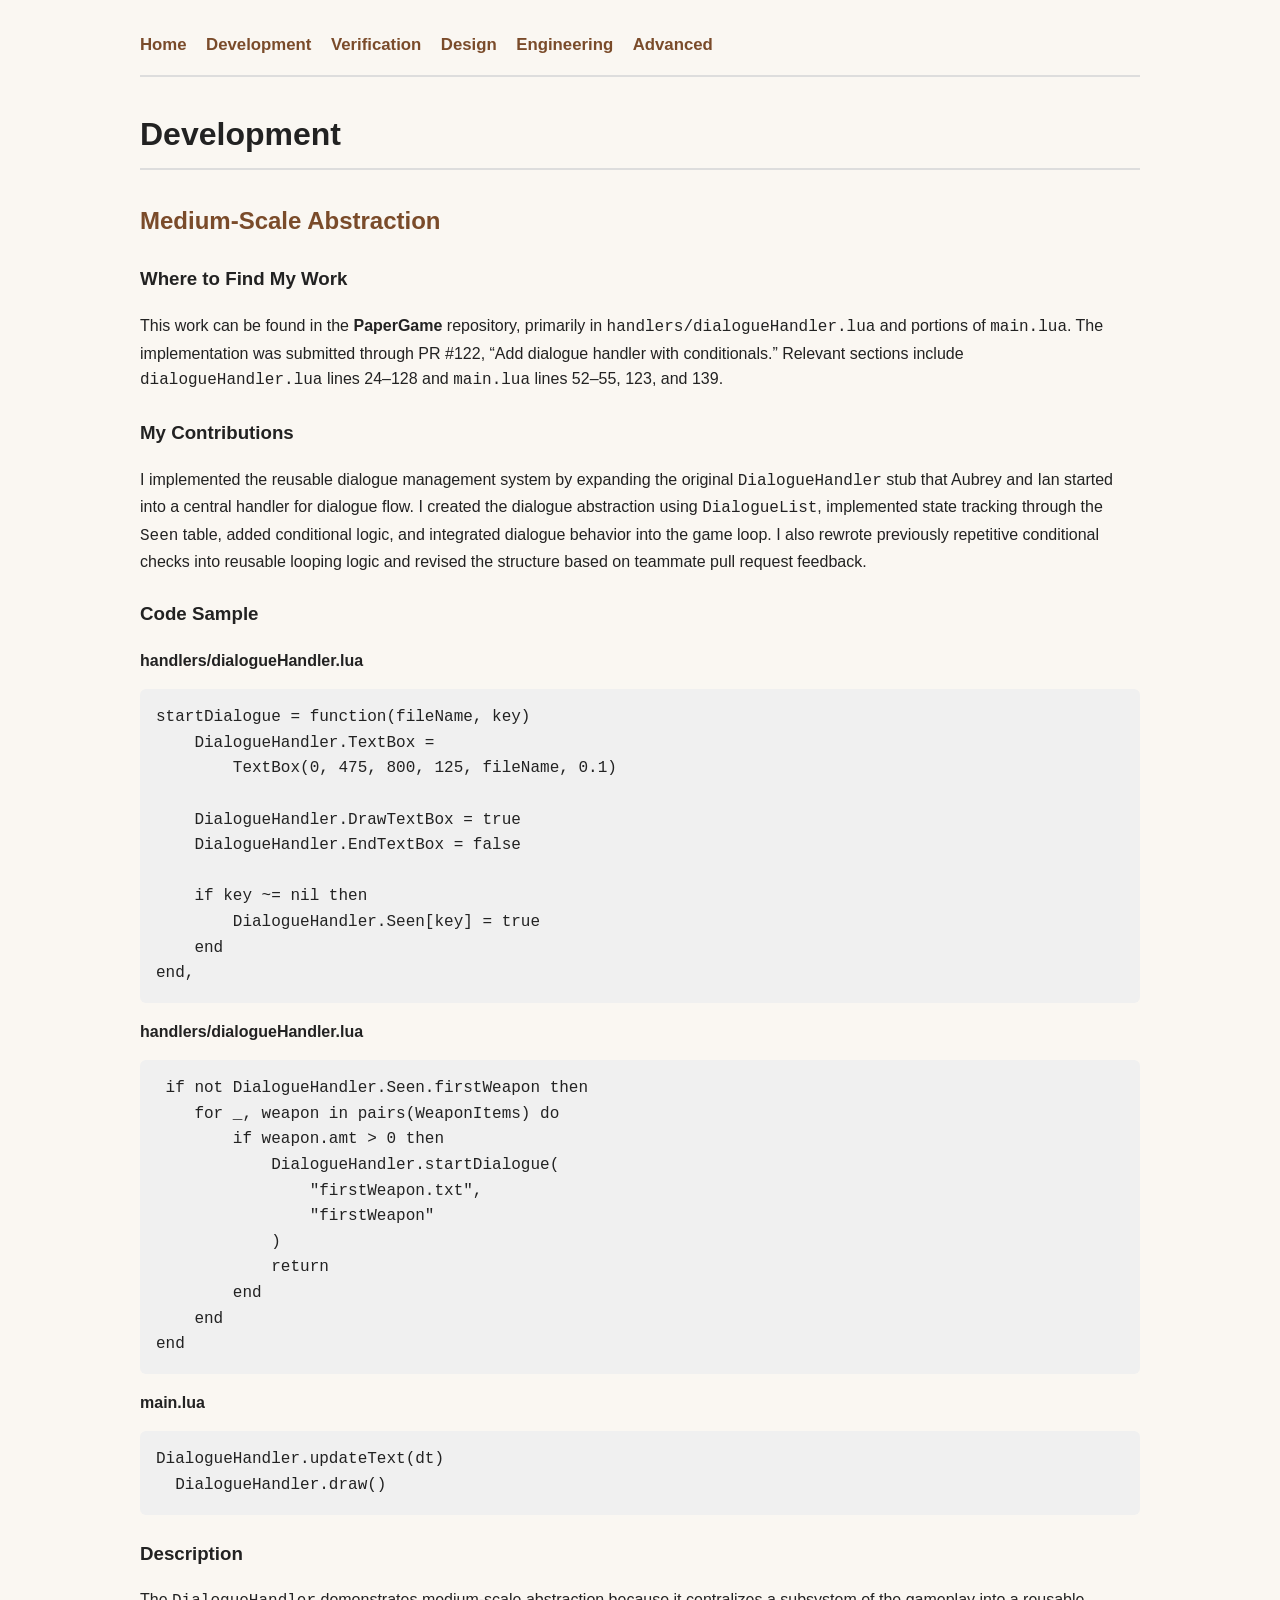
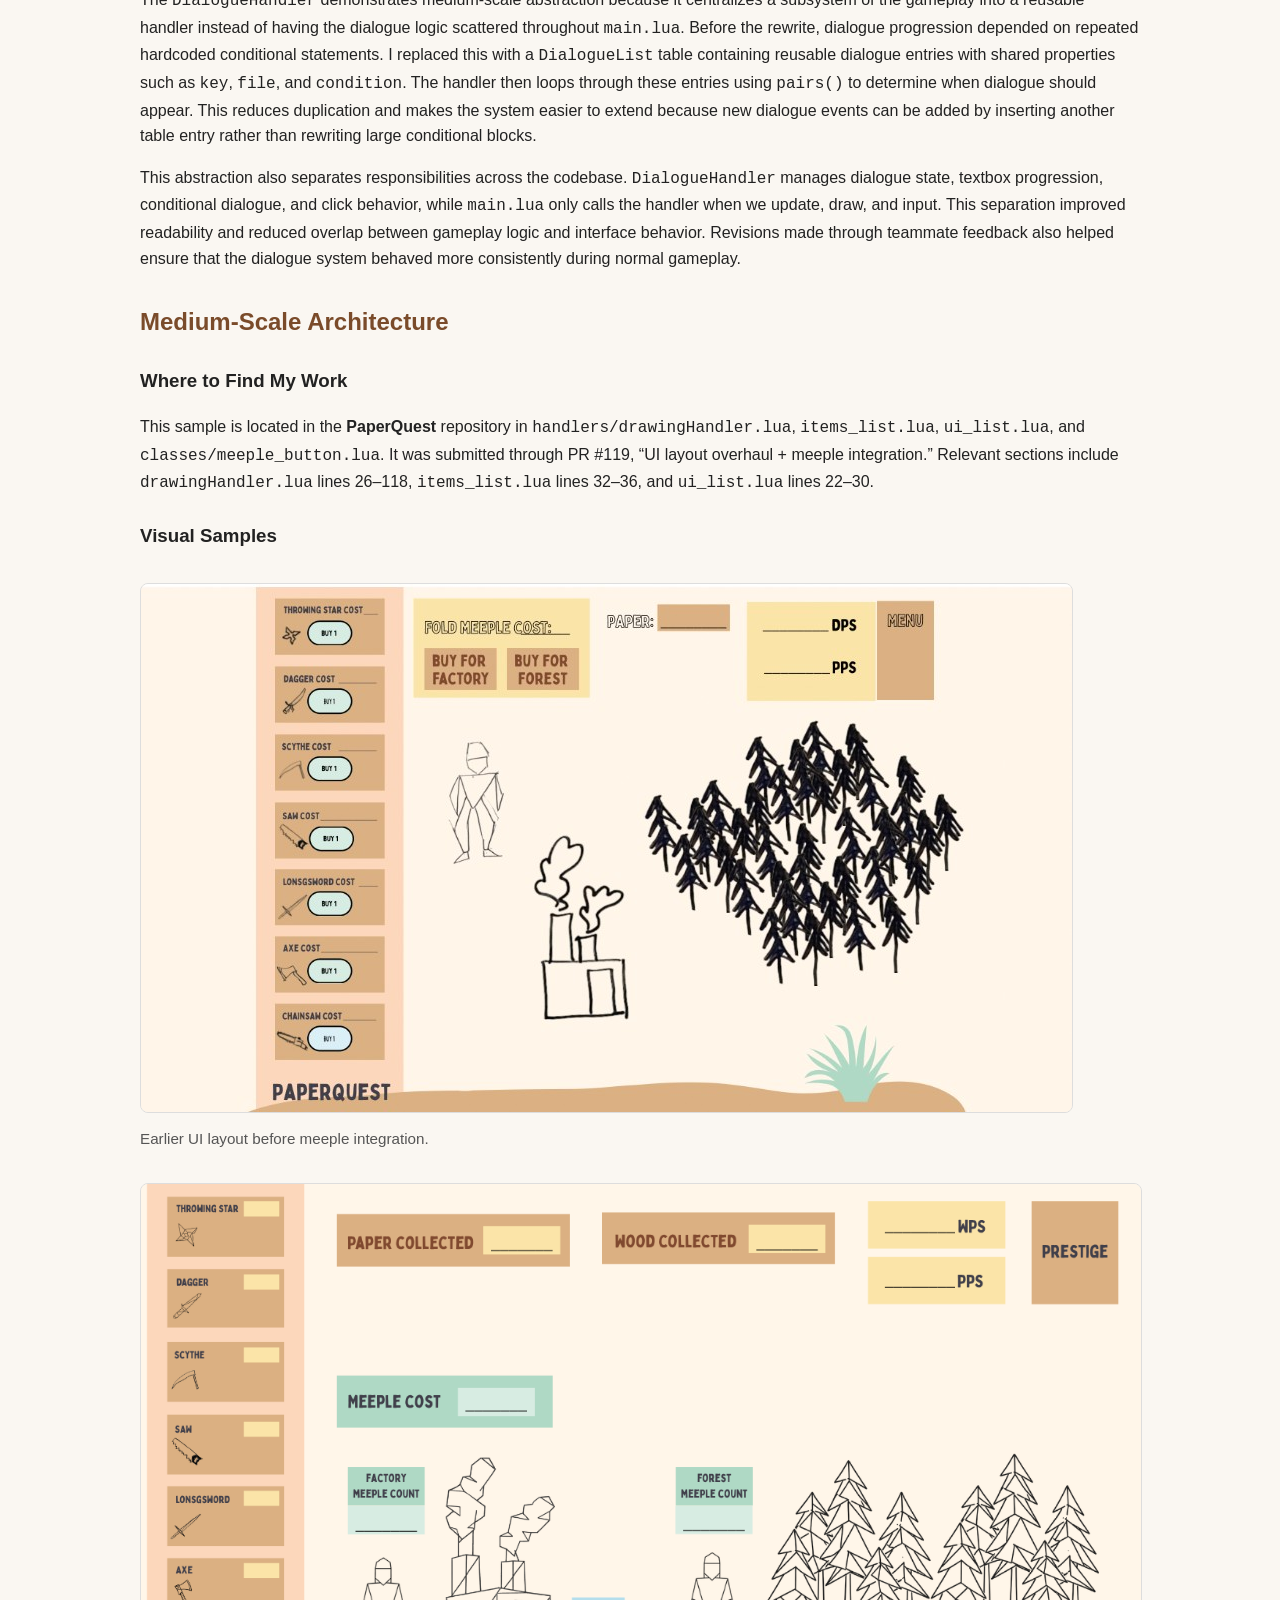
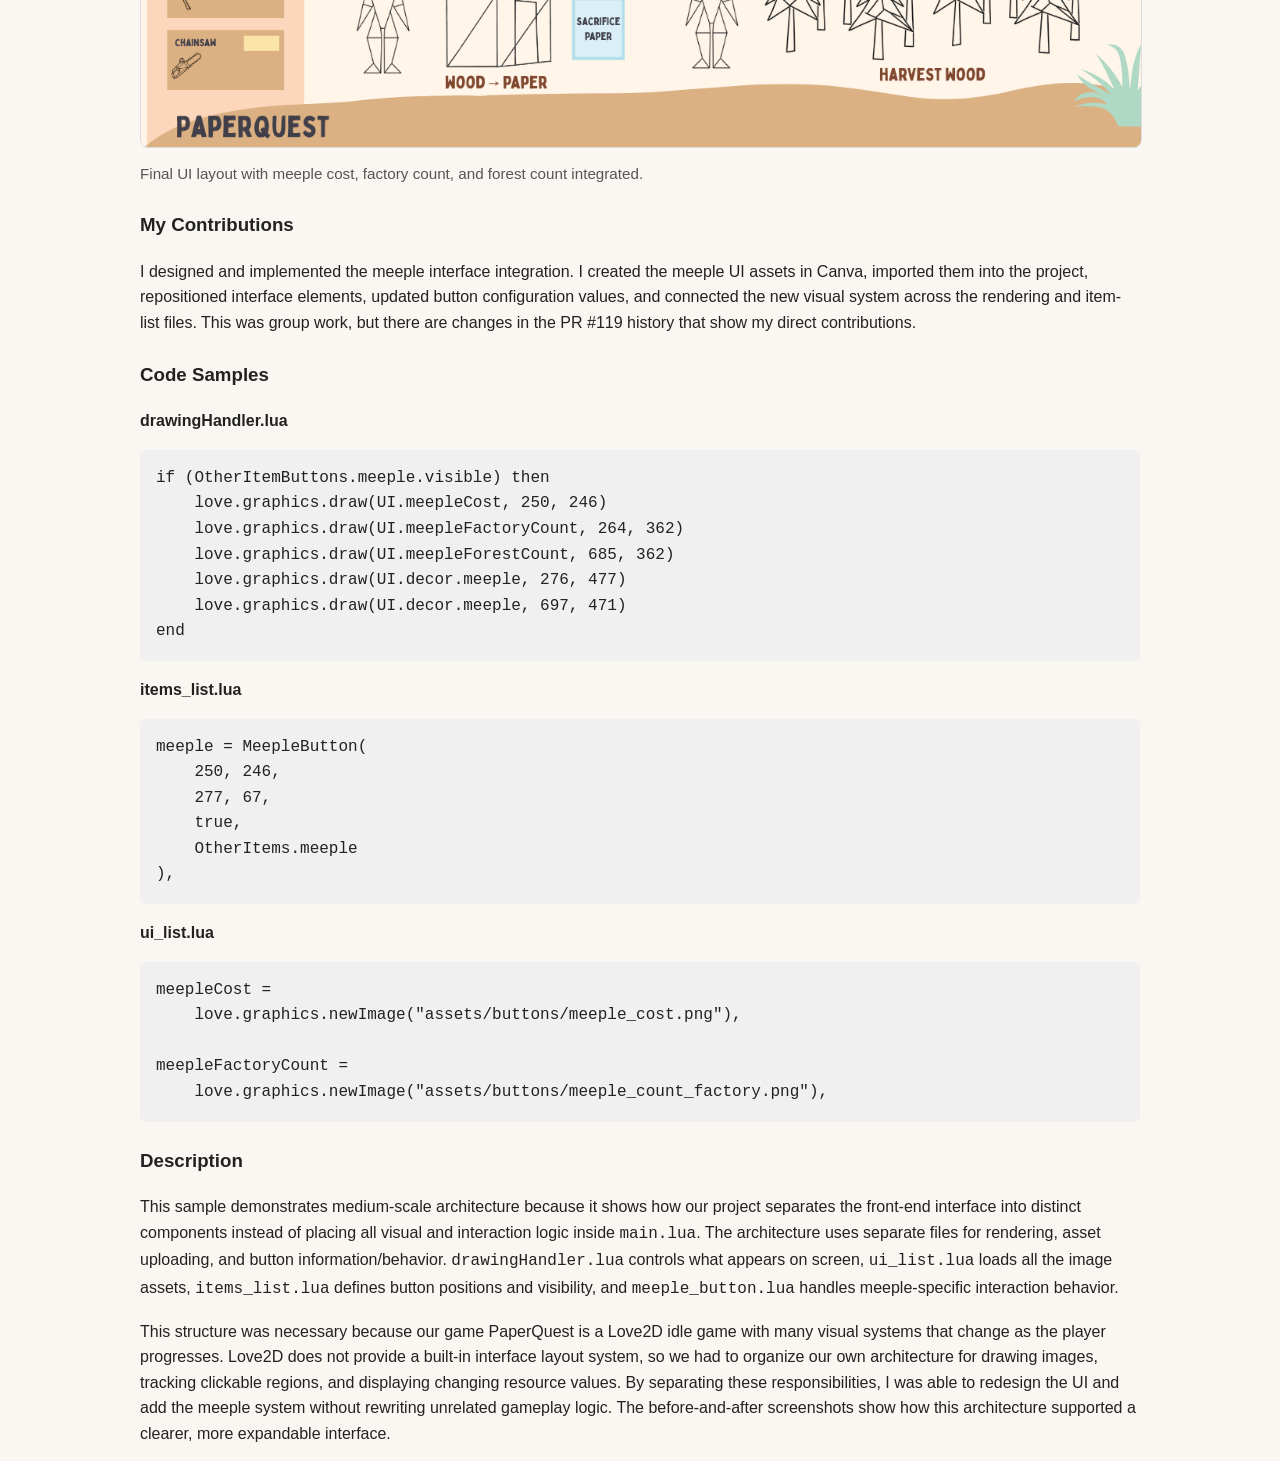
<file: development.html>
<!DOCTYPE html>
<html>
<head>
  <title>Development</title>
  <link rel="stylesheet" href="style.css">
</head>
<body>

<nav>
  <a href="index.html">Home</a>
  <a href="development.html">Development</a>
  <a href="verification.html">Verification</a>
  <a href="design.html">Design</a>
  <a href="engineering.html">Engineering</a>
  <a href="advanced.html">Advanced</a>
</nav>

<h1>Development</h1>
  
<section>
  <h2>Medium-Scale Abstraction</h2>
  
  <h3>Where to Find My Work</h3>
  <p>
  This work can be found in the <strong>PaperGame</strong> repository, primarily in
  <code>handlers/dialogueHandler.lua</code> and portions of <code>main.lua</code>.
  The implementation was submitted through PR #122, “Add dialogue handler with conditionals.”
  Relevant sections include <code>dialogueHandler.lua</code> lines 24–128 and
  <code>main.lua</code> lines 52–55, 123, and 139.
</p>

<h3>My Contributions</h3>
<p>
I implemented the reusable dialogue management system by expanding the original
<code>DialogueHandler</code> stub that Aubrey and Ian started into a central handler
for dialogue flow. I created the dialogue abstraction using <code>DialogueList</code>,
implemented state tracking through the <code>Seen</code> table, added conditional 
logic, and integrated dialogue behavior into the game loop. I also rewrote
previously repetitive conditional checks into reusable looping logic and revised the
structure based on teammate pull request feedback.
</p>

  <h3>Code Sample</h3>
  <p><strong>handlers/dialogueHandler.lua</strong></p>
  <pre><code>startDialogue = function(fileName, key)
    DialogueHandler.TextBox =
        TextBox(0, 475, 800, 125, fileName, 0.1)

    DialogueHandler.DrawTextBox = true
    DialogueHandler.EndTextBox = false

    if key ~= nil then
        DialogueHandler.Seen[key] = true
    end
end,</code></pre>
  
  <p><strong>handlers/dialogueHandler.lua</strong></p>
  <pre><code> if not DialogueHandler.Seen.firstWeapon then
    for _, weapon in pairs(WeaponItems) do
        if weapon.amt > 0 then
            DialogueHandler.startDialogue(
                "firstWeapon.txt",
                "firstWeapon"
            )
            return
        end
    end
end </code></pre>

  <p><strong>main.lua</strong></p>
  <pre><code>DialogueHandler.updateText(dt)
  DialogueHandler.draw()</code></pre>

<h3>Description</h3>
<p>
The <code>DialogueHandler</code> demonstrates medium-scale abstraction because it
centralizes a subsystem of the gameplay into a reusable handler instead of having the
dialogue logic scattered throughout <code>main.lua</code>. Before the rewrite, dialogue 
progression depended on repeated hardcoded conditional statements. I replaced this with a
<code>DialogueList</code> table containing reusable dialogue entries with shared
properties such as <code>key</code>, <code>file</code>, and <code>condition</code>.
The handler then loops through these entries using <code>pairs()</code> to determine
when dialogue should appear. This reduces duplication and makes the system easier to
extend because new dialogue events can be added by inserting another table entry rather
than rewriting large conditional blocks.
</p>

<p>
This abstraction also separates responsibilities across the codebase.
<code>DialogueHandler</code> manages dialogue state, textbox progression, conditional
dialogue, and click behavior, while <code>main.lua</code> only calls the handler
when we update, draw, and input. This separation improved readability and reduced
overlap between gameplay logic and interface behavior. Revisions made through teammate
feedback also helped ensure that the dialogue system behaved more consistently during
normal gameplay.
</p>
</section>

<section>
  <h2>Medium-Scale Architecture</h2>

<h3>Where to Find My Work</h3>
<p>
This sample is located in the <strong>PaperQuest</strong> repository in
<code>handlers/drawingHandler.lua</code>, <code>items_list.lua</code>,
<code>ui_list.lua</code>, and <code>classes/meeple_button.lua</code>.
It was submitted through PR #119, “UI layout overhaul + meeple integration.”
Relevant sections include <code>drawingHandler.lua</code> lines 26–118,
<code>items_list.lua</code> lines 32–36, and <code>ui_list.lua</code> lines 22–30.
</p>

<h3>Visual Samples</h3>

<figure>
  <img src="images/early-ui.png" alt="Early sprint version of the PaperQuest interface">
  <figcaption>Earlier UI layout before meeple integration.</figcaption>
</figure>

<figure>
  <img src="images/final-ui.png" alt="Final PaperQuest interface with meeple systems integrated">
  <figcaption>Final UI layout with meeple cost, factory count, and forest count integrated.</figcaption>
</figure>

<h3>My Contributions</h3>
<p>
I designed and implemented the meeple interface integration. I created the meeple UI assets
in Canva, imported them into the project, repositioned interface elements, updated button
configuration values, and connected the new visual system across the rendering and item-list
files. This was group work, but there are changes in the PR #119 history that show my direct
contributions.
</p>

<h3>Code Samples</h3>

<p><strong>drawingHandler.lua</strong></p>
<pre><code>if (OtherItemButtons.meeple.visible) then
    love.graphics.draw(UI.meepleCost, 250, 246)
    love.graphics.draw(UI.meepleFactoryCount, 264, 362)
    love.graphics.draw(UI.meepleForestCount, 685, 362)
    love.graphics.draw(UI.decor.meeple, 276, 477)
    love.graphics.draw(UI.decor.meeple, 697, 471)
end</code></pre>

<p><strong>items_list.lua</strong></p>
<pre><code>meeple = MeepleButton(
    250, 246,
    277, 67,
    true,
    OtherItems.meeple
),</code></pre>

<p><strong>ui_list.lua</strong></p>
<pre><code>meepleCost =
    love.graphics.newImage("assets/buttons/meeple_cost.png"),

meepleFactoryCount =
    love.graphics.newImage("assets/buttons/meeple_count_factory.png"),</code></pre>

<h3>Description</h3>
<p>
This sample demonstrates medium-scale architecture because it shows how our project separates
the front-end interface into distinct components instead of placing all visual and interaction
logic inside <code>main.lua</code>. The architecture uses separate files for rendering,
asset uploading, and button information/behavior. <code>drawingHandler.lua</code>
controls what appears on screen, <code>ui_list.lua</code> loads all the image assets,
<code>items_list.lua</code> defines button positions and visibility, and
<code>meeple_button.lua</code> handles meeple-specific interaction behavior.
</p>

<p>
This structure was necessary because our game PaperQuest is a Love2D idle game with many visual systems
that change as the player progresses. Love2D does not provide a built-in interface layout system,
so we had to organize our own architecture for drawing images, tracking clickable regions, and
displaying changing resource values. By separating these responsibilities, I was able to redesign
the UI and add the meeple system without rewriting unrelated gameplay logic. The before-and-after
screenshots show how this architecture supported a clearer, more expandable interface.
</p>
</section>

</body>
</html>
</file>
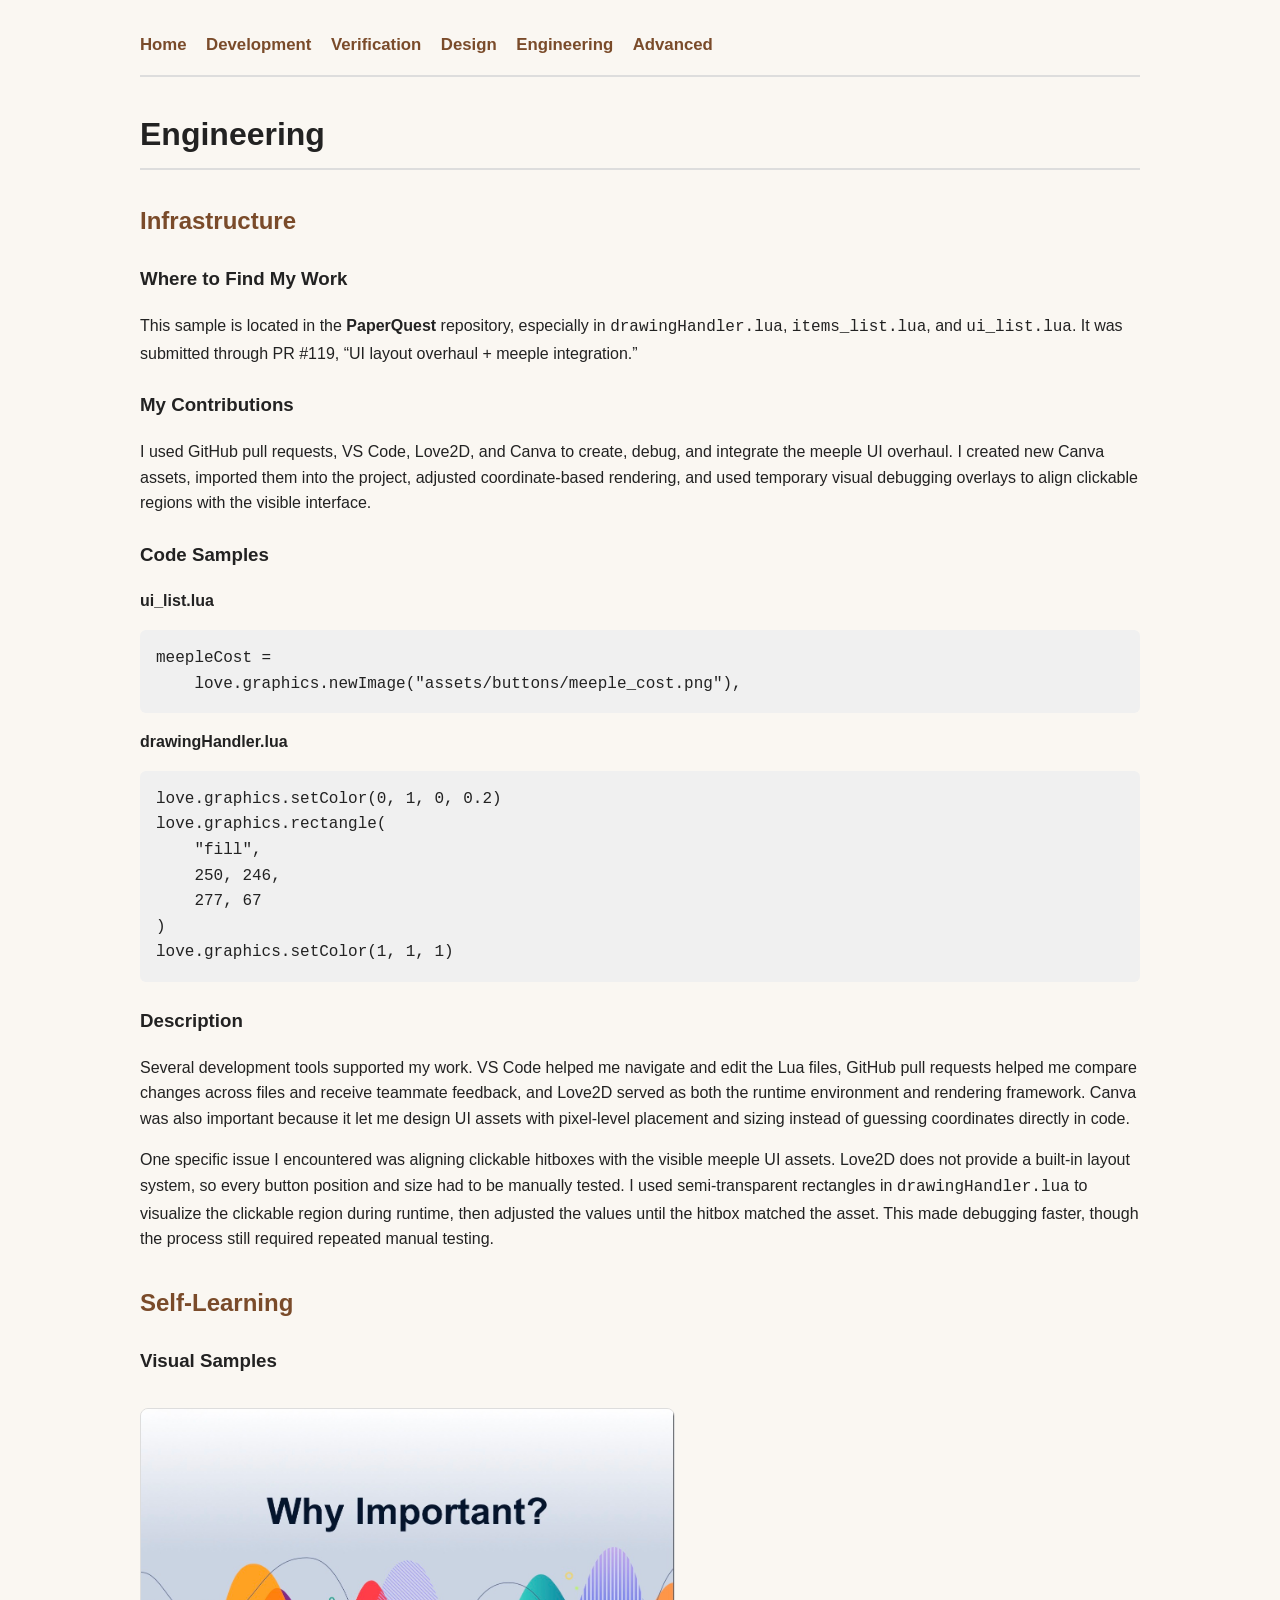
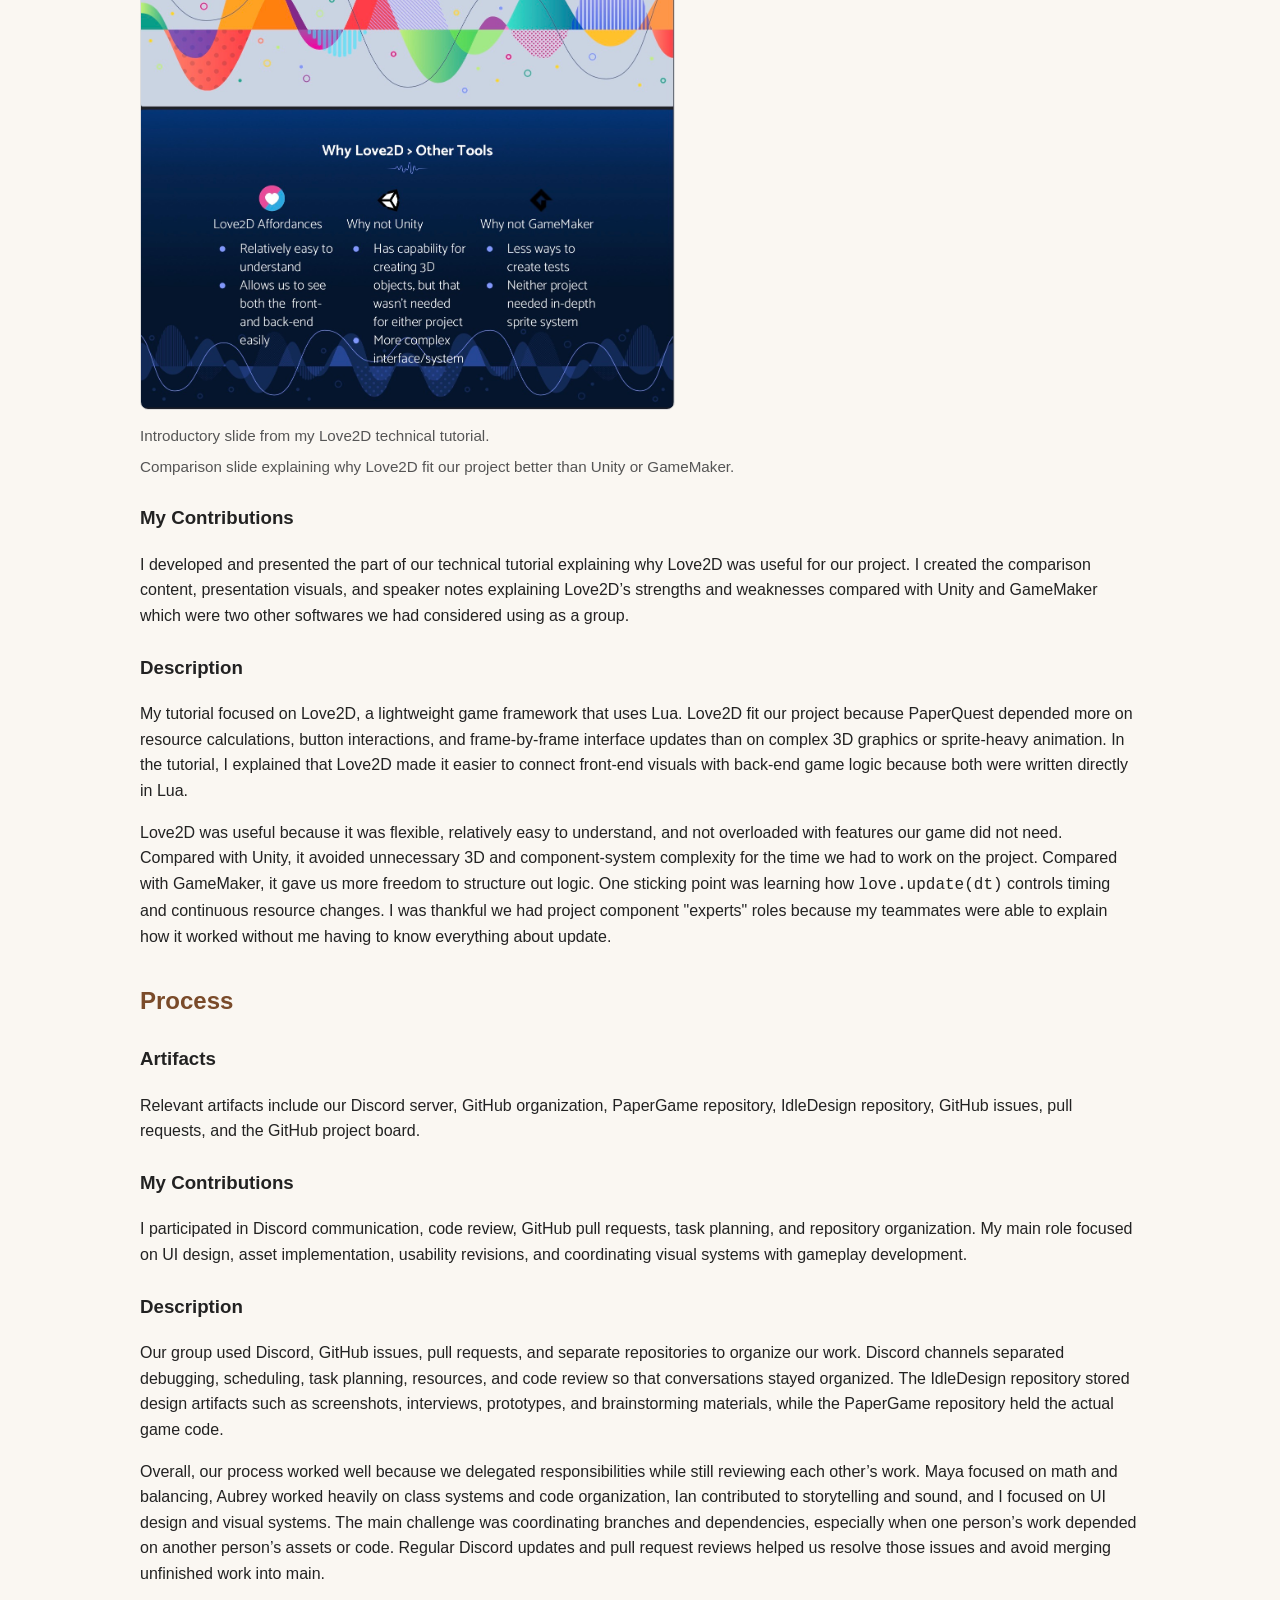
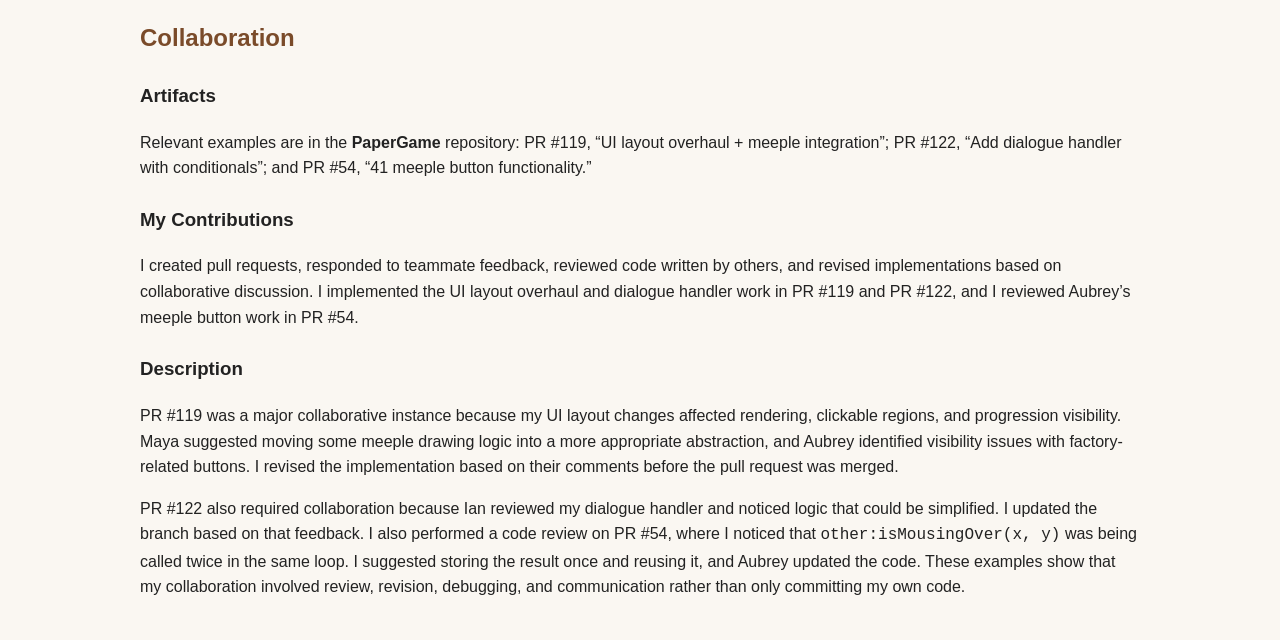
<file: engineering.html>
<!DOCTYPE html>
<html>
<head>
  <title>Engineering</title>
  <link rel="stylesheet" href="style.css">
</head>
<body>
<nav>
  <a href="index.html">Home</a>
  <a href="development.html">Development</a>
  <a href="verification.html">Verification</a>
  <a href="design.html">Design</a>
  <a href="engineering.html">Engineering</a>
  <a href="advanced.html">Advanced</a>
</nav>
<h1>Engineering</h1>
<section>
  <h2>Infrastructure</h2>
  <h3>Where to Find My Work</h3>
  <p>
  This sample is located in the <strong>PaperQuest</strong> repository, especially in
  <code>drawingHandler.lua</code>, <code>items_list.lua</code>, and <code>ui_list.lua</code>.
  It was submitted through PR #119, “UI layout overhaul + meeple integration.”
  </p>
  <h3>My Contributions</h3>
  <p>
  I used GitHub pull requests, VS Code, Love2D, and Canva to create, debug, and integrate the
  meeple UI overhaul. I created new Canva assets, imported them into the project, adjusted
  coordinate-based rendering, and used temporary visual debugging overlays to align clickable
  regions with the visible interface.
  </p>
  <h3>Code Samples</h3>
  <p><strong>ui_list.lua</strong></p>
  <pre><code>meepleCost =
    love.graphics.newImage("assets/buttons/meeple_cost.png"),</code></pre>
  <p><strong>drawingHandler.lua</strong></p>
  <pre><code>love.graphics.setColor(0, 1, 0, 0.2)
love.graphics.rectangle(
    "fill",
    250, 246,
    277, 67
)
love.graphics.setColor(1, 1, 1)</code></pre>
  <h3>Description</h3>
  <p>
  Several development tools supported my work. VS Code helped me navigate and edit the Lua files,
  GitHub pull requests helped me compare changes across files and receive teammate feedback, and
  Love2D served as both the runtime environment and rendering framework. Canva was also important
  because it let me design UI assets with pixel-level placement and sizing instead of guessing
  coordinates directly in code.
  </p>
  <p>
  One specific issue I encountered was aligning clickable hitboxes with the visible meeple UI
  assets. Love2D does not provide a built-in layout system, so every button position and size had
  to be manually tested. I used semi-transparent rectangles in <code>drawingHandler.lua</code> to
  visualize the clickable region during runtime, then adjusted the values until the hitbox matched
  the asset. This made debugging faster, though the process still required repeated manual testing.
  </p>
</section>

<section>
  <h2>Self-Learning</h2>
  <h3>Visual Samples</h3>
  <figure>
    <img src="images/why-important.png" alt="Why Important slide from Love2D tech tutorial">
    <figcaption>Introductory slide from my Love2D technical tutorial.</figcaption>
    <figcaption>Comparison slide explaining why Love2D fit our project better than Unity or GameMaker.</figcaption>
  </figure>

  <h3>My Contributions</h3>
  <p>
  I developed and presented the part of our technical tutorial explaining why Love2D was useful for
  our project. I created the comparison content, presentation visuals, and speaker notes explaining
  Love2D’s strengths and weaknesses compared with Unity and GameMaker which were two other softwares
  we had considered using as a group.
  </p>
  <h3>Description</h3>
  <p>
  My tutorial focused on Love2D, a lightweight game framework that uses Lua. Love2D fit our project
  because PaperQuest depended more on resource calculations, button interactions, and frame-by-frame
  interface updates than on complex 3D graphics or sprite-heavy animation. In the tutorial, I explained
  that Love2D made it easier to connect front-end visuals with back-end game logic because both were
  written directly in Lua.
  </p>
  <p>
  Love2D was useful because it was flexible, relatively easy to understand, and not overloaded with
  features our game did not need. Compared with Unity, it avoided unnecessary 3D and component-system
  complexity for the time we had to work on the project. Compared with GameMaker, it gave us more
  freedom to structure out logic. One sticking point was learning how 
  <code>love.update(dt)</code> controls timing and continuous resource changes. I was thankful we had
  project component "experts" roles because my teammates were able to explain how it worked
  without me having to know everything about update.
  </p>
</section>
<section>
  <h2>Process</h2>
  <h3>Artifacts</h3>
  <p>
  Relevant artifacts include our Discord server, GitHub organization, PaperGame repository,
  IdleDesign repository, GitHub issues, pull requests, and the GitHub project board.
  </p>
  <h3>My Contributions</h3>
  <p>
  I participated in Discord communication, code review, GitHub pull requests, task planning, and
  repository organization. My main role focused on UI design, asset implementation, usability
  revisions, and coordinating visual systems with gameplay development.
  </p>
  <h3>Description</h3>
  <p>
  Our group used Discord, GitHub issues, pull requests, and separate repositories
  to organize our work. Discord channels separated debugging, scheduling, task planning, resources,
  and code review so that conversations stayed organized. The IdleDesign repository stored design
  artifacts such as screenshots, interviews, prototypes, and brainstorming materials, while the
  PaperGame repository held the actual game code.
  </p>
  <p>
  Overall, our process worked well because we delegated responsibilities while still reviewing each
  other’s work. Maya focused on math and balancing, Aubrey worked heavily on class systems and code
  organization, Ian contributed to storytelling and sound, and I focused on UI design and visual systems.
  The main challenge was coordinating branches and dependencies, especially when one person’s work
  depended on another person’s assets or code. Regular Discord updates and pull request reviews helped
  us resolve those issues and avoid merging unfinished work into main.
  </p>
</section>
<section>
  <h2>Collaboration</h2>
  <h3>Artifacts</h3>
  <p>
  Relevant examples are in the <strong>PaperGame</strong> repository: PR #119,
  “UI layout overhaul + meeple integration”; PR #122, “Add dialogue handler with conditionals”;
  and PR #54, “41 meeple button functionality.”
  </p>
  <h3>My Contributions</h3>
  <p>
  I created pull requests, responded to teammate feedback, reviewed code written by others, and
  revised implementations based on collaborative discussion. I implemented the UI layout overhaul
  and dialogue handler work in PR #119 and PR #122, and I reviewed Aubrey’s meeple button work in
  PR #54.
  </p>
  <h3>Description</h3>
  <p>
  PR #119 was a major collaborative instance because my UI layout changes affected rendering,
  clickable regions, and progression visibility. Maya suggested moving some meeple drawing logic
  into a more appropriate abstraction, and Aubrey identified visibility issues with factory-related
  buttons. I revised the implementation based on their comments before the pull request was merged.
  </p>
  <p>
  PR #122 also required collaboration because Ian reviewed my dialogue handler and noticed logic that
  could be simplified. I updated the branch based on that feedback. I also performed a code review on
  PR #54, where I noticed that <code>other:isMousingOver(x, y)</code> was being called twice in the
  same loop. I suggested storing the result once and reusing it, and Aubrey updated the code. These
  examples show that my collaboration involved review, revision, debugging, and communication rather
  than only committing my own code.
  </p>
</section>
</body>
</html>
</file>
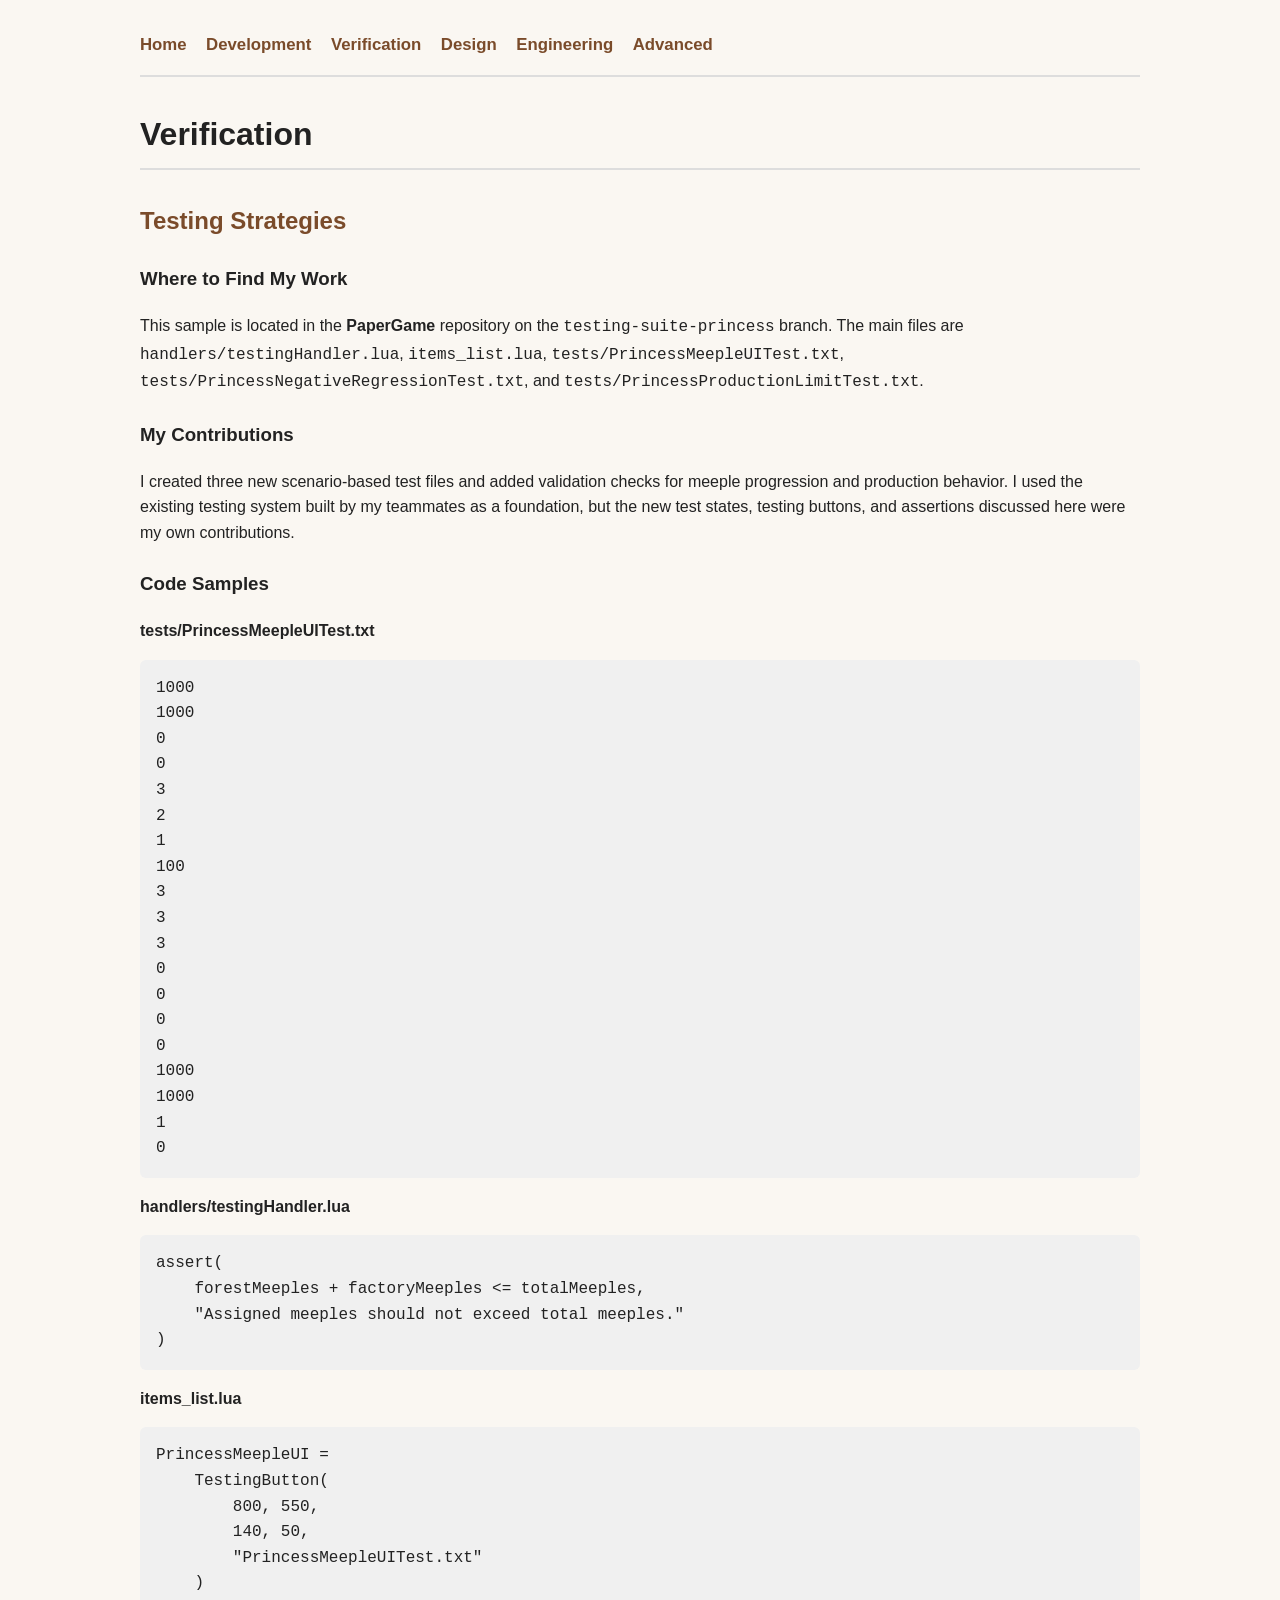
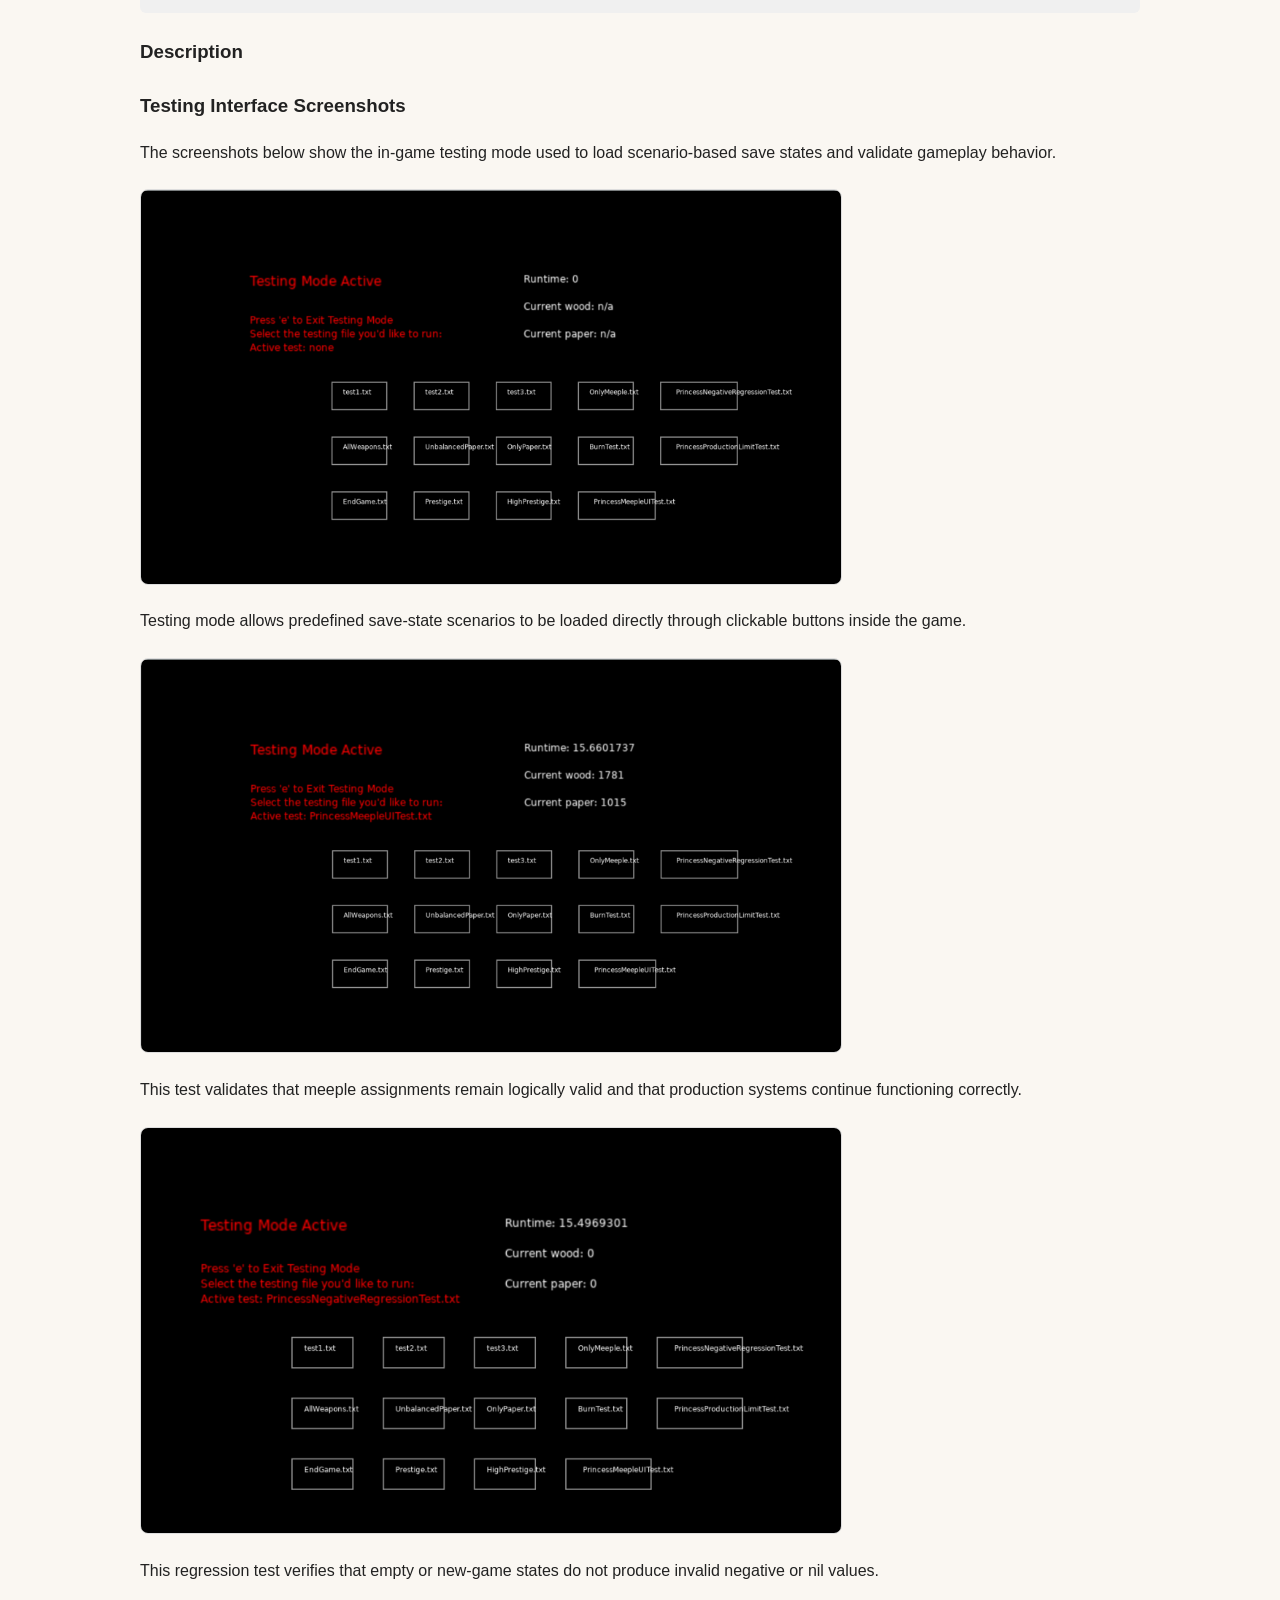
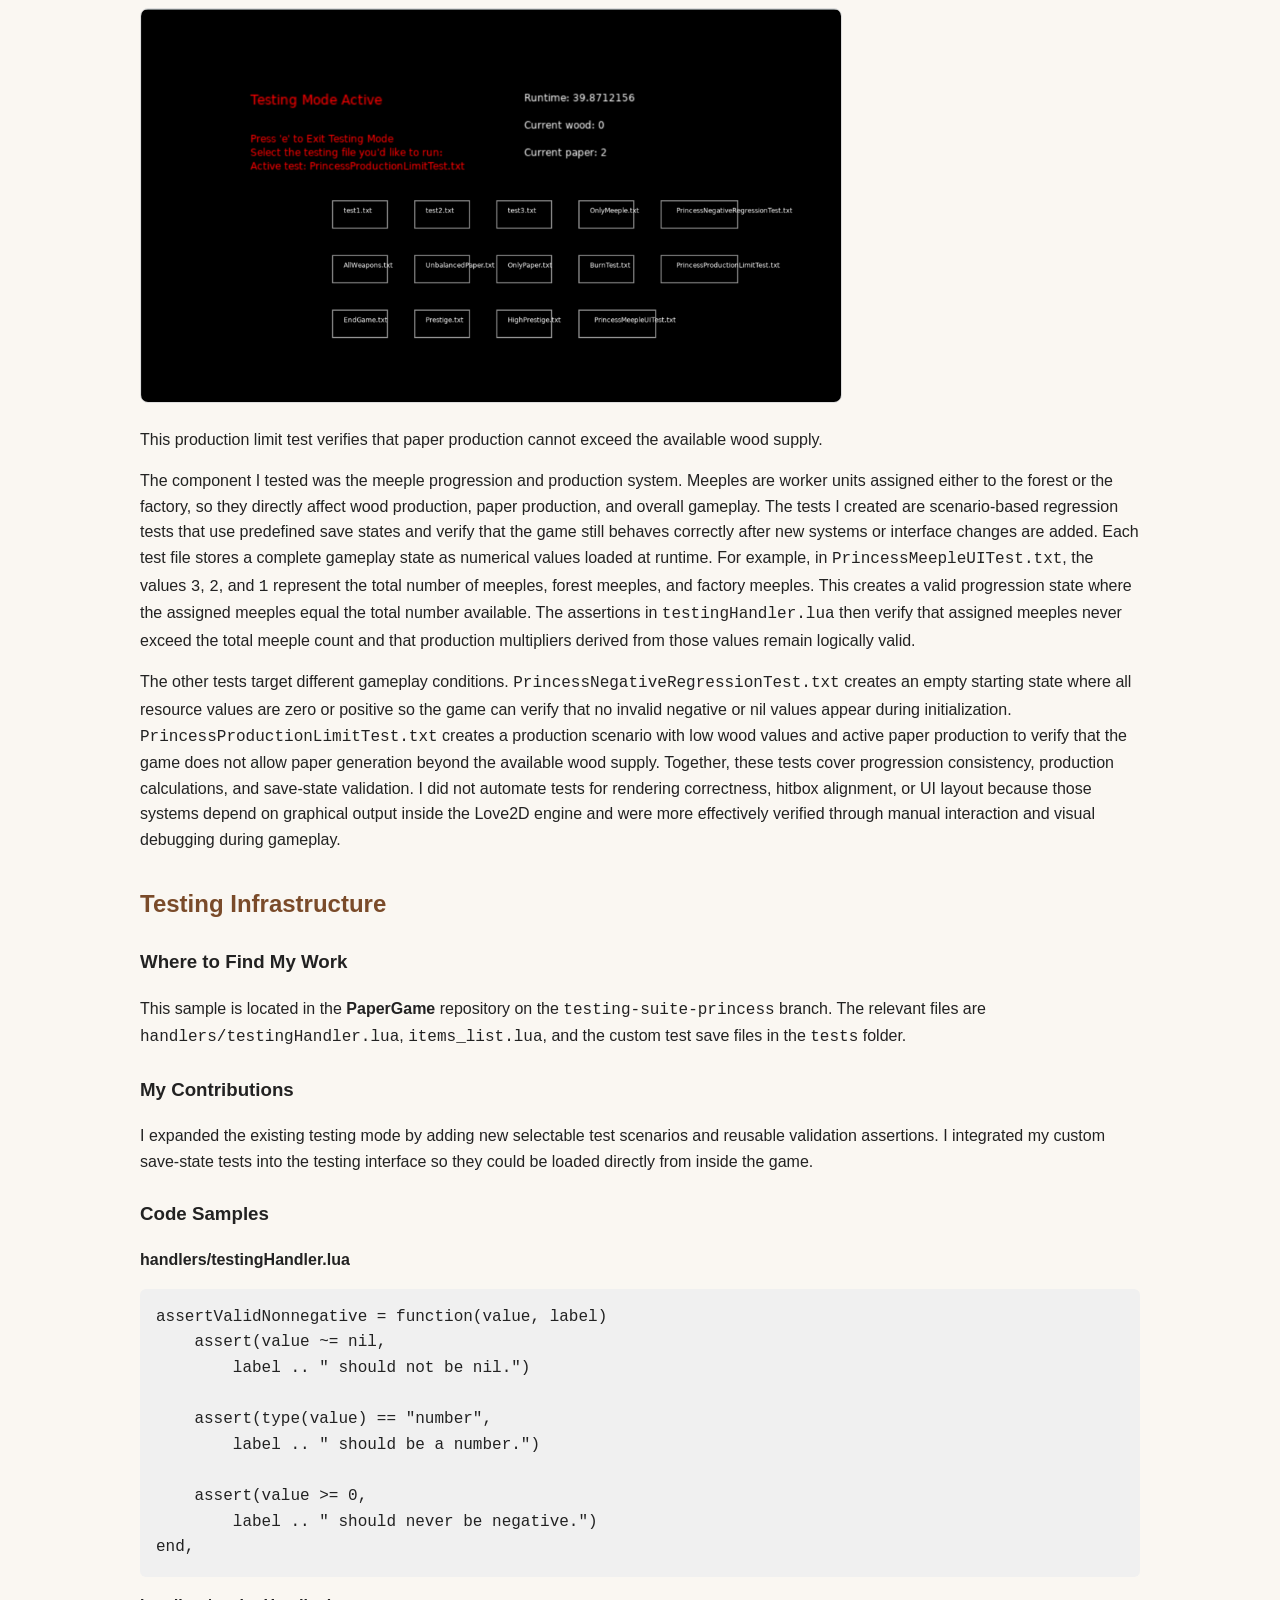
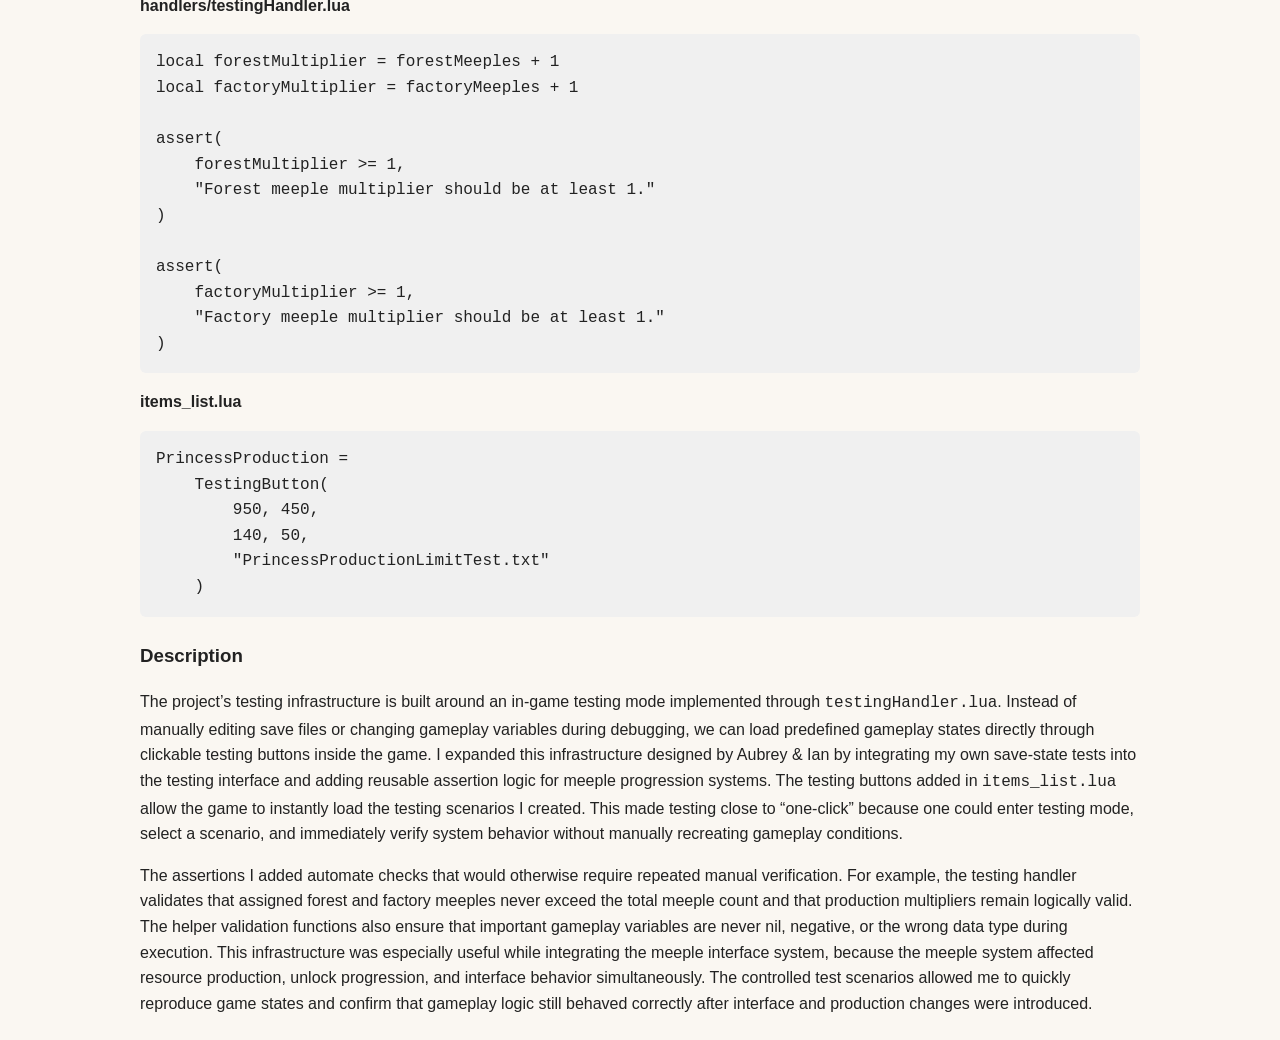
<file: verification.html>
<!DOCTYPE html>
<html>
<head>
  <title>Development</title>
  <link rel="stylesheet" href="style.css">
</head>
<body>

  <nav>
  <a href="index.html">Home</a>
  <a href="development.html">Development</a>
  <a href="verification.html">Verification</a>
  <a href="design.html">Design</a>
  <a href="engineering.html">Engineering</a>
  <a href="advanced.html">Advanced</a>
</nav>

<h1>Verification</h1>

<section>
  <h2>Testing Strategies</h2>

  <h3>Where to Find My Work</h3>
  <p>
    This sample is located in the <strong>PaperGame</strong> repository on the
    <code>testing-suite-princess</code> branch. The main files are
    <code>handlers/testingHandler.lua</code>, <code>items_list.lua</code>,
    <code>tests/PrincessMeepleUITest.txt</code>,
    <code>tests/PrincessNegativeRegressionTest.txt</code>, and
    <code>tests/PrincessProductionLimitTest.txt</code>.
  </p>

  <h3>My Contributions</h3>
  <p>
    I created three new scenario-based test files and added validation checks for
    meeple progression and production behavior. I used the existing testing system
    built by my teammates as a foundation, but the new test states, testing buttons,
    and assertions discussed here were my own contributions.
  </p>

  <h3>Code Samples</h3>

  <p><strong>tests/PrincessMeepleUITest.txt</strong></p>
  <pre><code>1000
1000
0
0
3
2
1
100
3
3
3
0
0
0
0
1000
1000
1
0</code></pre>

  <p><strong>handlers/testingHandler.lua</strong></p>
  <pre><code>assert(
    forestMeeples + factoryMeeples <= totalMeeples,
    "Assigned meeples should not exceed total meeples."
)</code></pre>

  <p><strong>items_list.lua</strong></p>
  <pre><code>PrincessMeepleUI =
    TestingButton(
        800, 550,
        140, 50,
        "PrincessMeepleUITest.txt"
    )</code></pre>

  <h3>Description</h3>
  
  <h3>Testing Interface Screenshots</h3>

<p>
The screenshots below show the in-game testing mode used to load
scenario-based save states and validate gameplay behavior.
</p>

<img src="images/testing_mode.png"
     alt="Testing mode interface"
     width="700">

<p>
Testing mode allows predefined save-state scenarios to be loaded
directly through clickable buttons inside the game.
</p>

<img src="images/PincessMeepleUITest.png"
     alt="Meeple UI test running"
     width="700">

<p>
This test validates that meeple assignments remain logically valid
and that production systems continue functioning correctly.
</p>

<img src="images/Negative_Regression_Test.png"
     alt="Negative regression test"
     width="700">

<p>
This regression test verifies that empty or new-game states do not
produce invalid negative or nil values.
</p>

<img src="images/Production_Limit_Test.png"
     alt="Production limit test"
     width="700">

<p>
This production limit test verifies that paper production cannot
exceed the available wood supply.
</p>

  <p>
  The component I tested was the meeple progression and production system. Meeples are
  worker units assigned either to the forest or the factory, so they directly affect wood
  production, paper production, and overall gameplay. The tests I created are
  scenario-based regression tests that use predefined save states and verify that the
  game still behaves correctly after new systems or interface changes are added. Each test
  file stores a complete gameplay state as numerical values loaded at runtime. For example,
  in <code>PrincessMeepleUITest.txt</code>, the values <code>3</code>, <code>2</code>,
  and <code>1</code> represent the total number of meeples, forest meeples, and factory
  meeples. This creates a valid progression state where the assigned meeples equal the
  total number available. The assertions in <code>testingHandler.lua</code> then verify
  that assigned meeples never exceed the total meeple count and that production
  multipliers derived from those values remain logically valid.
  </p>

  <p>
  The other tests target different gameplay conditions.
  <code>PrincessNegativeRegressionTest.txt</code> creates an empty starting state where all
  resource values are zero or positive so the game can verify that no invalid negative or
  nil values appear during initialization. 
  <code>PrincessProductionLimitTest.txt</code> creates a production scenario with low
  wood values and active paper production to verify that the game does not allow
  paper generation beyond the available wood supply. Together, these tests cover
  progression consistency, production calculations, and save-state validation. I did not
  automate tests for rendering correctness, hitbox alignment, or UI layout because those
  systems depend on graphical output inside the Love2D engine and were more effectively
  verified through manual interaction and visual debugging during gameplay.
  </p>
  
</section>

<section>
  <h2>Testing Infrastructure</h2>

  <h3>Where to Find My Work</h3>
  <p>
    This sample is located in the <strong>PaperGame</strong> repository on the
    <code>testing-suite-princess</code> branch. The relevant files are
    <code>handlers/testingHandler.lua</code>, <code>items_list.lua</code>, and the
    custom test save files in the <code>tests</code> folder.
  </p>

  <h3>My Contributions</h3>
  <p>
    I expanded the existing testing mode by adding new selectable test
    scenarios and reusable validation assertions. I integrated my custom save-state
    tests into the testing interface so they could be loaded directly from inside the
    game.
  </p>

  <h3>Code Samples</h3>

  <p><strong>handlers/testingHandler.lua</strong></p>
  <pre><code>assertValidNonnegative = function(value, label)
    assert(value ~= nil,
        label .. " should not be nil.")

    assert(type(value) == "number",
        label .. " should be a number.")

    assert(value >= 0,
        label .. " should never be negative.")
end,</code></pre>

  <p><strong>handlers/testingHandler.lua</strong></p>
  <pre><code>local forestMultiplier = forestMeeples + 1
local factoryMultiplier = factoryMeeples + 1

assert(
    forestMultiplier >= 1,
    "Forest meeple multiplier should be at least 1."
)

assert(
    factoryMultiplier >= 1,
    "Factory meeple multiplier should be at least 1."
)</code></pre>

  <p><strong>items_list.lua</strong></p>
  <pre><code>PrincessProduction =
    TestingButton(
        950, 450,
        140, 50,
        "PrincessProductionLimitTest.txt"
    )</code></pre>

  <h3>Description</h3>

  <p>
  The project’s testing infrastructure is built around an in-game testing mode implemented
  through <code>testingHandler.lua</code>. Instead of manually editing save files or
  changing gameplay variables during debugging, we can load predefined gameplay
  states directly through clickable testing buttons inside the game. I expanded this
  infrastructure designed by Aubrey & Ian by integrating my own save-state tests into the 
  testing interface and adding reusable assertion logic for meeple progression systems. 
  The testing buttons added in <code>items_list.lua</code> allow the game to instantly load 
  the testing scenarios I created. This made testing close to “one-click” because one could 
  enter testing mode, select a scenario, and immediately verify system behavior without manually
  recreating gameplay conditions.
  </p>

  <p>
  The assertions I added automate checks that would otherwise require repeated manual
  verification. For example, the testing handler validates that assigned forest and
  factory meeples never exceed the total meeple count and that production multipliers
  remain logically valid. The helper validation functions also ensure that important
  gameplay variables are never nil, negative, or the wrong data type during execution.
  This infrastructure was especially useful while integrating the meeple interface system,
  because the meeple system affected resource production, unlock progression, and
  interface behavior simultaneously. The controlled test scenarios allowed me to
  quickly reproduce game states and confirm that gameplay logic still behaved
  correctly after interface and production changes were introduced.
  </p>
</section>

</body>
</html>
</file>
<file: style.css>
body {
  font-family: Arial, sans-serif;
  max-width: 1000px;
  margin: 0 auto;
  padding: 2rem;
  background: #faf7f2;
  color: #222;
  line-height: 1.6;
}

nav {
  margin-bottom: 2rem;
  padding-bottom: 1rem;
  border-bottom: 2px solid #ddd;
}

nav a {
  margin-right: 15px;
  text-decoration: none;
  font-weight: bold;
  color: #7a4b2a;
  font-size: 1.05rem;
}

h1 {
  border-bottom: 2px solid #ddd;
  padding-bottom: 0.5rem;
}

h2 {
  margin-top: 2rem;
  color: #7a4b2a;
}

h3 {
  margin-top: 1.5rem;
}

section, p {
  margin-bottom: 1rem;
}

pre {
  background: #f0f0f0;
  padding: 1rem;
  border-radius: 6px;
  overflow-x: auto;
}

img {
  max-width: 100%;
  height: auto;
  border: 1px solid #ddd;
  border-radius: 8px;
  margin-top: 0.5rem;
}

figure {
  margin: 1.5rem 0;
}

figure img {
  max-height: 600px;
  object-fit: contain;
}

figcaption {
  font-size: 0.95rem;
  color: #555;
  margin-top: 0.4rem;
}

code {
  font-family: Consolas, Monaco, monospace;
}

table {
  width: 100%;
  border-collapse: collapse;
  margin: 1rem 0;
}

th, td {
  border: 1px solid #ddd;
  padding: 0.75rem;
  vertical-align: top;
}

th {
  background: #f0e6dc;
}
</file>
